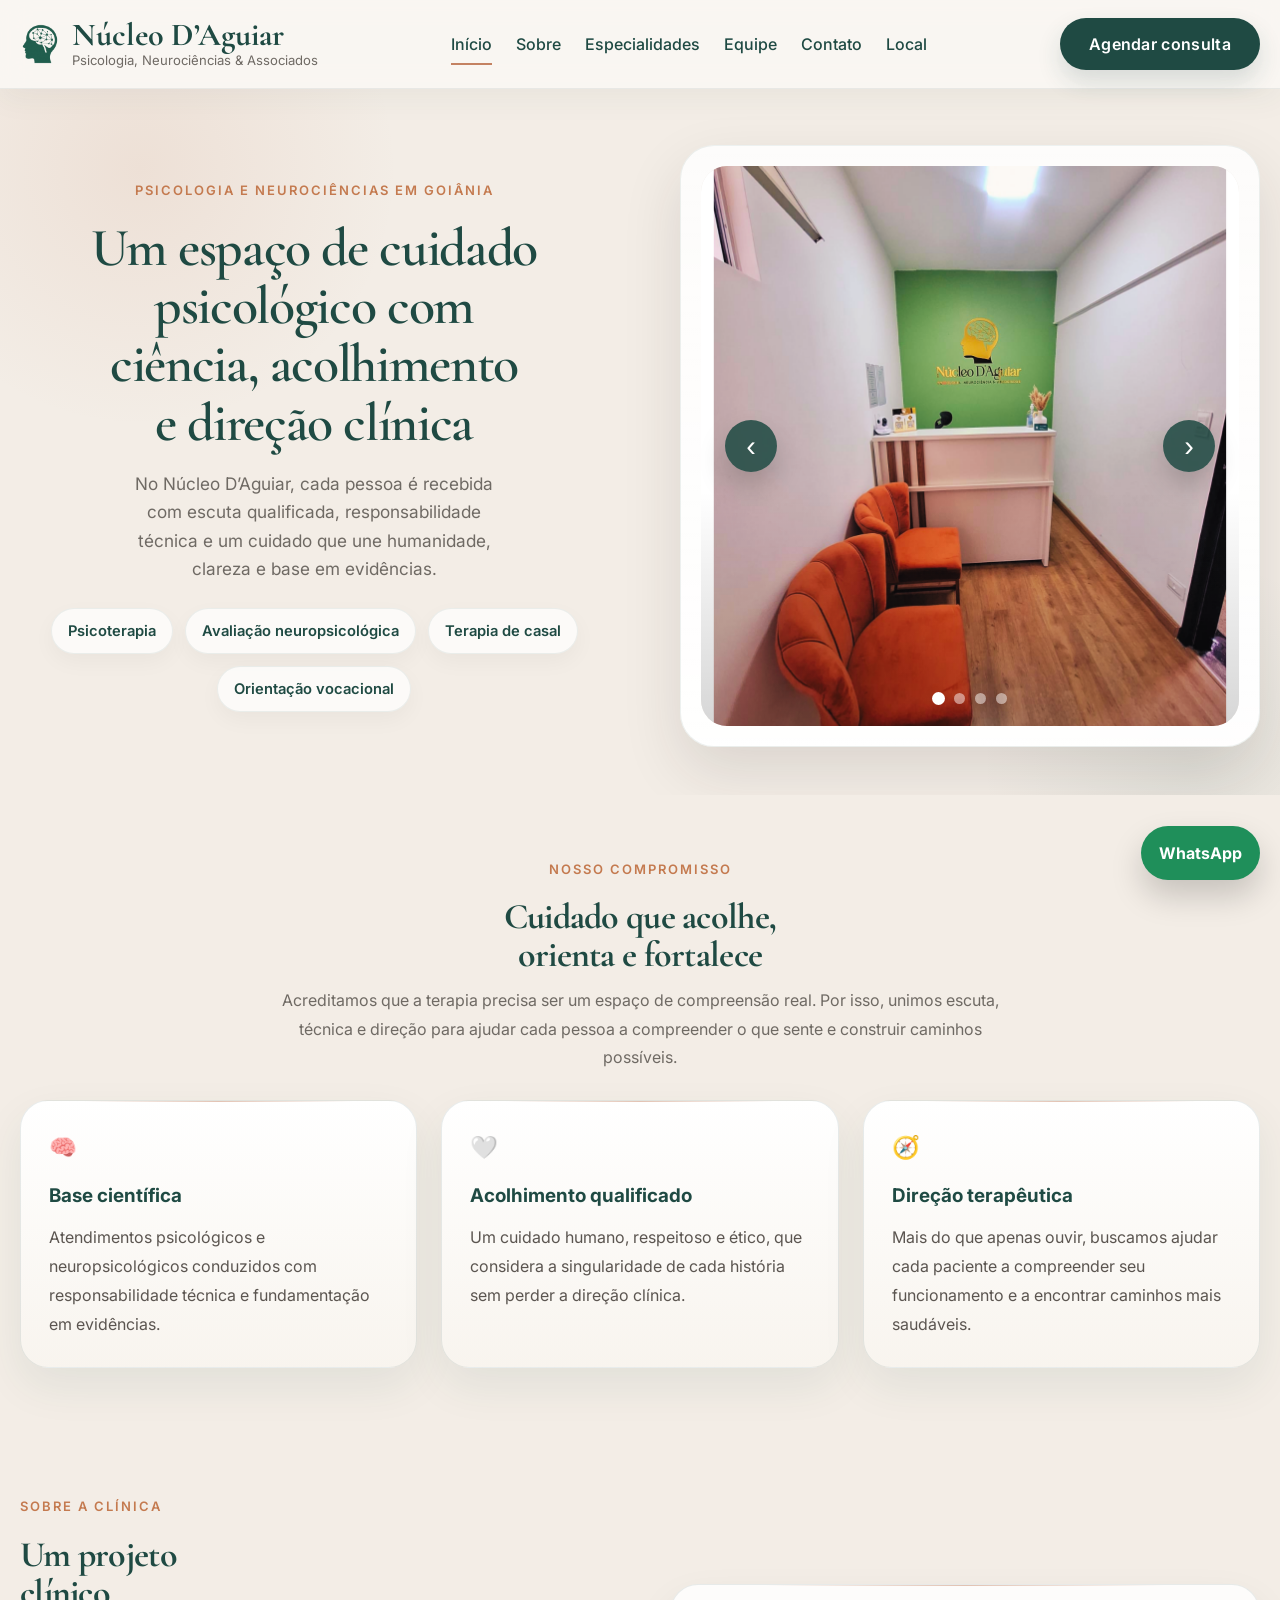
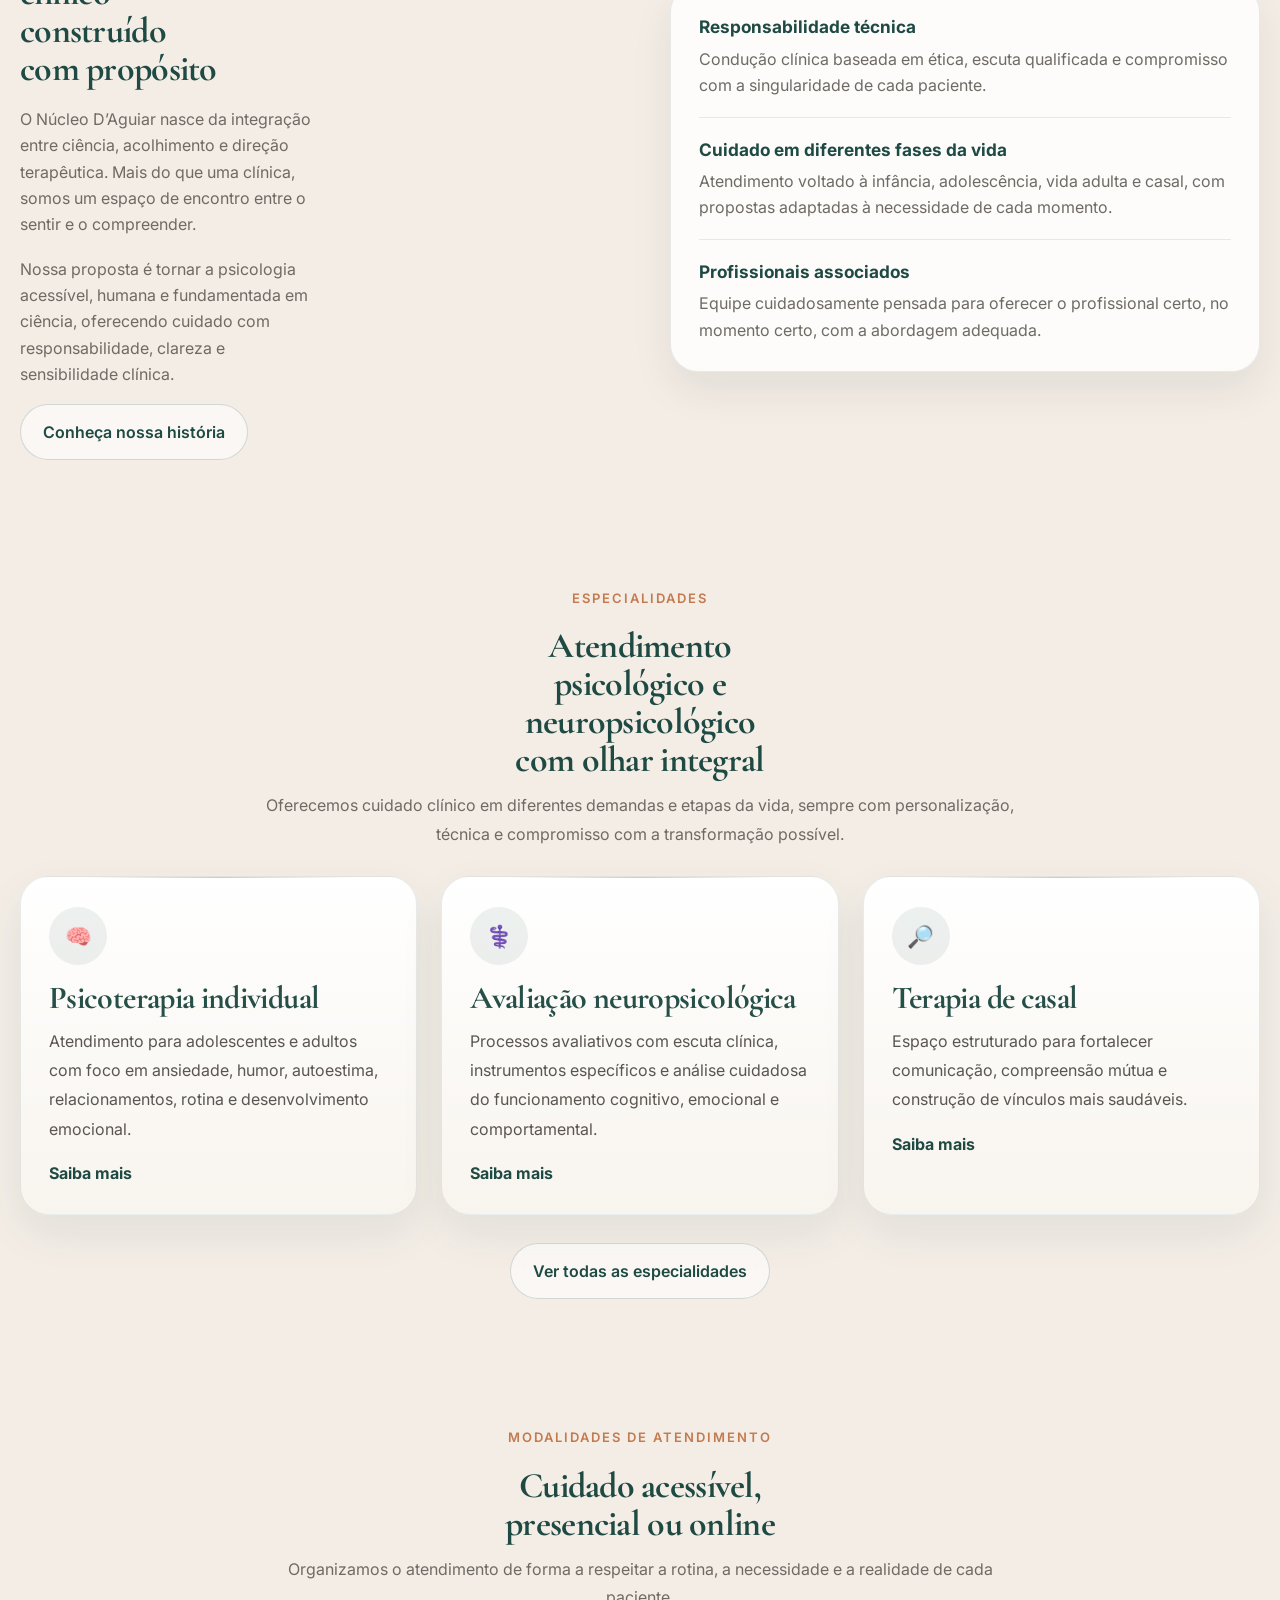
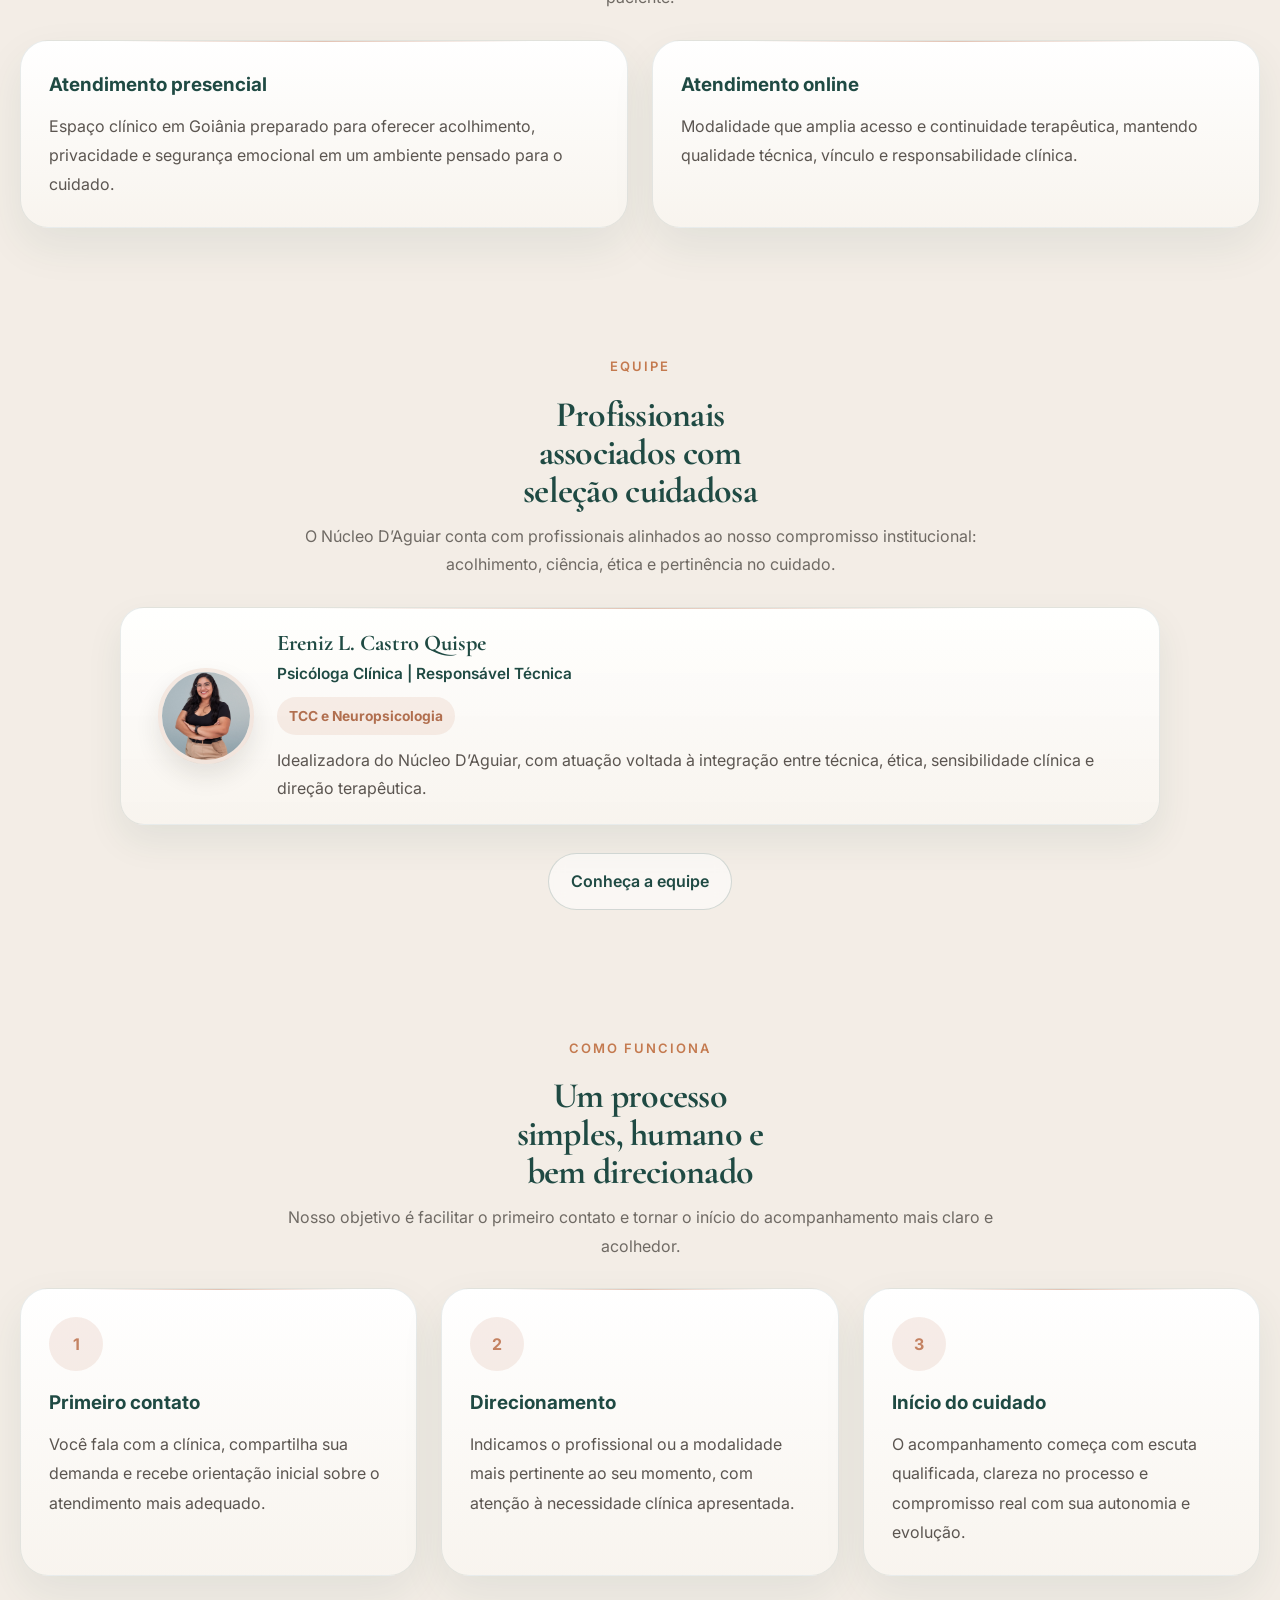
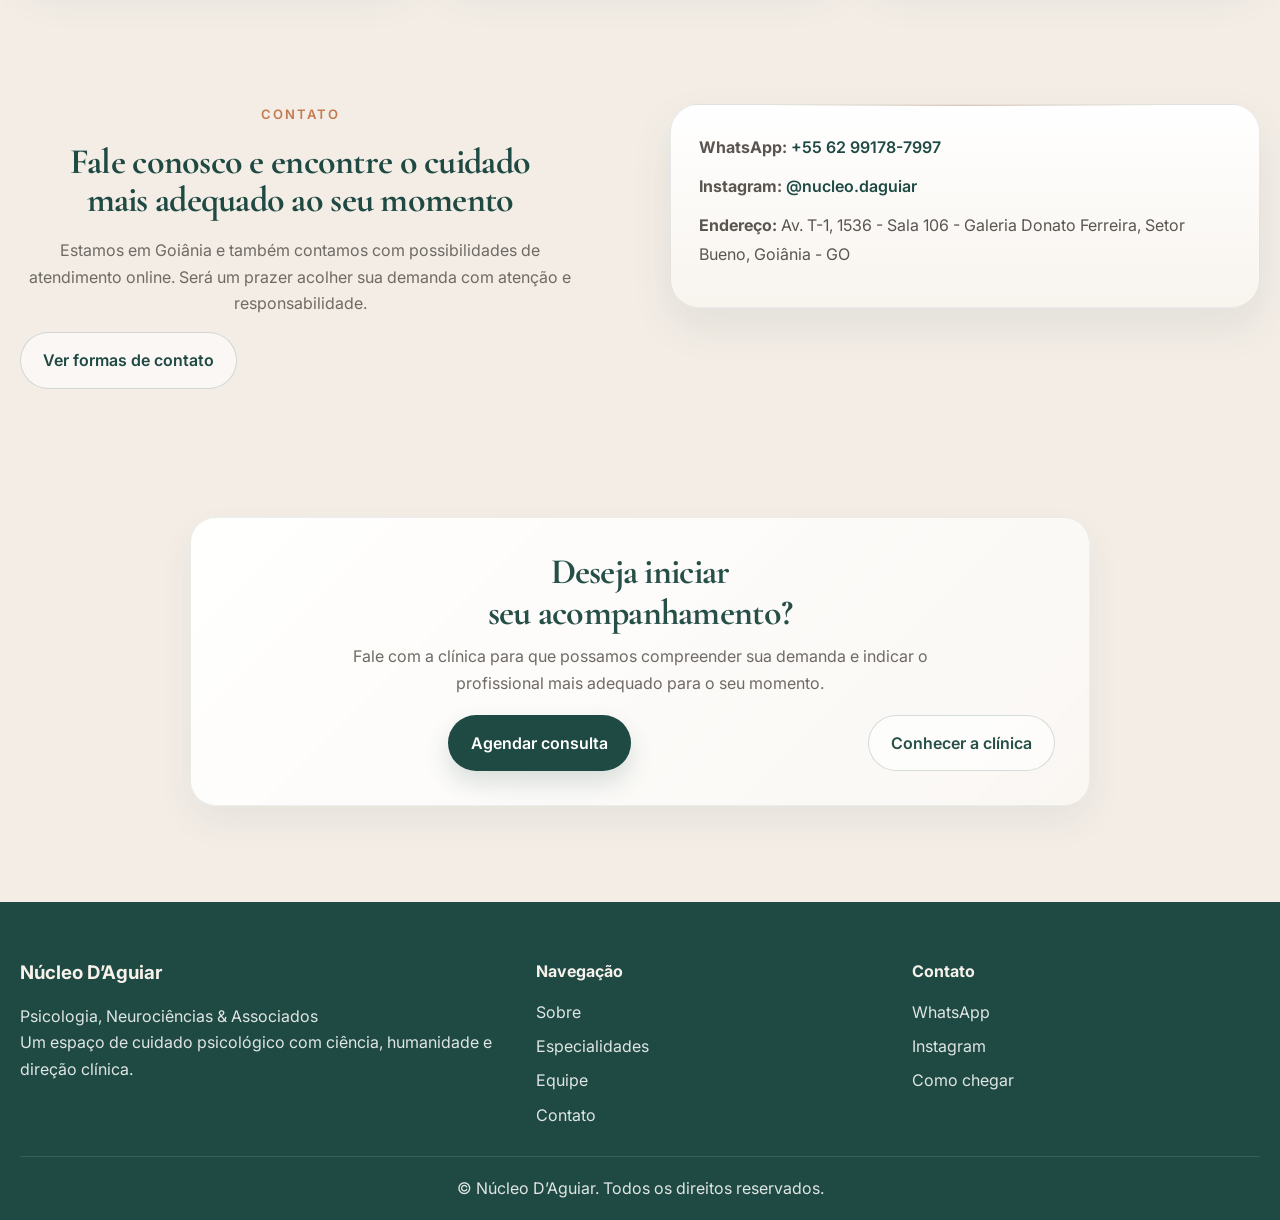
<file: index.html>
<!DOCTYPE html>
<html lang="pt-BR">

<head>
  <meta charset="UTF-8">
  <meta name="viewport" content="width=device-width, initial-scale=1.0">
  
<!-- Google Tag Manager -->
<script>(function(w,d,s,l,i){w[l]=w[l]||[];w[l].push({'gtm.start':
new Date().getTime(),event:'gtm.js'});var f=d.getElementsByTagName(s)[0],
j=d.createElement(s),dl=l!='dataLayer'?'&l='+l:'';j.async=true;j.src=
'https://www.googletagmanager.com/gtm.js?id='+i+dl;f.parentNode.insertBefore(j,f);
})(window,document,'script','dataLayer','GTM-PXDDM26G');</script>
<!-- End Google Tag Manager -->

  <title>Núcleo D’Aguiar | Psicologia, Neurociências & Associados em Goiânia</title>
  <meta name="description" content="Clínica de psicologia em Goiânia com atendimentos psicológicos e neuropsicológicos baseados em evidências, acolhimento qualificado e direção clínica.">
  <meta name="keywords" content="psicólogo em Goiânia, clínica de psicologia Goiânia, avaliação neuropsicológica Goiânia, terapia cognitivo-comportamental Goiânia, terapia de casal Goiânia, orientação vocacional Goiânia">
  <meta name="author" content="Núcleo D’Aguiar">
  <meta name="robots" content="index, follow">
  <meta name="theme-color" content="#1F4A43">

  <link rel="canonical" href="https://www.nucleodaguiar.com.br/">

  <link rel="icon" href="favicon.ico" sizes="any">
  <link rel="icon" type="image/png" sizes="16x16" href="assets/img/favicon_16.png">
  <link rel="icon" type="image/png" sizes="32x32" href="assets/img/favicon_32.png">
  <link rel="apple-touch-icon" sizes="128x128" href="assets/img/favicon_128.png">

  <meta property="og:type" content="website">
  <meta property="og:locale" content="pt_BR">
  <meta property="og:site_name" content="Núcleo D’Aguiar">
  <meta property="og:title" content="Núcleo D’Aguiar | Psicologia, Neurociências & Associados em Goiânia">
  <meta property="og:description" content="Um espaço de cuidado psicológico e neuropsicológico em Goiânia, com acolhimento humano, base científica e direção clínica.">
  <meta property="og:url" content="https://www.nucleodaguiar.com.br/">
  <meta property="og:image" content="https://www.nucleodaguiar.com.br/assets/img/icone_header_256.png">

  <meta name="twitter:card" content="summary_large_image">
  <meta name="twitter:title" content="Núcleo D’Aguiar | Psicologia, Neurociências & Associados em Goiânia">
  <meta name="twitter:description" content="Clínica de psicologia em Goiânia com atendimento acolhedor, ético e baseado em evidências.">
  <meta name="twitter:image" content="https://www.nucleodaguiar.com.br/assets/img/icone_header_256.png">

  <link rel="preconnect" href="https://fonts.googleapis.com">
  <link rel="preconnect" href="https://fonts.gstatic.com" crossorigin>
  <link rel="preload" as="image" href="assets/img/icone_header_256.png">
  <link href="https://fonts.googleapis.com/css2?family=Cormorant+Garamond:wght@500;600;700&family=Inter:wght@300;400;500;600;700&display=swap" rel="stylesheet">

  <link rel="stylesheet" href="assets/css/style.css">

  <meta name="google-site-verification" content="Fq9XzqXIuJSj0qs8DI8PtxM16mHTPF0xlq18RUUmvxI" />

  
  <script type="application/ld+json">
  {
    "@context": "https://schema.org",
    "@type": "Psychologist",
    "name": "Núcleo D’Aguiar – Psicologia, Neurociências & Associados",
    "url": "https://www.nucleodaguiar.com.br/",
    "image": "https://www.nucleodaguiar.com.br/assets/img/icone_header_256.png",
    "telephone": "+55 62 99178-7997",
    "address": {
      "@type": "PostalAddress",
      "streetAddress": "Av. T-1, 1536 - Sala 106 - Galeria Donato Ferreira",
      "addressLocality": "Goiânia",
      "addressRegion": "GO",
      "postalCode": "74215-022",
      "addressCountry": "BR"
    },
    "areaServed": "Goiânia",
    "sameAs": [
      "https://www.instagram.com/nucleo.daguiar/"
    ]
  }
  </script>
</head>

<body>
  
<!-- Google Tag Manager (noscript) -->
<noscript><iframe src="https://www.googletagmanager.com/ns.html?id=GTM-PXDDM26G"
height="0" width="0" style="display:none;visibility:hidden"></iframe></noscript>
<!-- End Google Tag Manager (noscript) -->
  
  <header class="site-header">
    <div class="container header-wrap">

      <a href="index.html" class="brand" aria-label="Página inicial do Núcleo D’Aguiar">
        <img src="assets/img/icone_header_256.png" class="brand-icon" alt="Ícone Núcleo D’Aguiar" loading="eager" decoding="async">
        <div class="brand-text">
          <span class="brand-title">Núcleo D’Aguiar</span>
          <span class="brand-subtitle">Psicologia, Neurociências & Associados</span>
        </div>
      </a>

      <button class="menu-toggle" aria-label="Abrir menu" aria-expanded="false" aria-controls="menu-principal">☰</button>

      <nav class="main-nav" id="menu-principal">
        <a href="index.html" class="active">Início</a>
        <a href="sobre.html">Sobre</a>
        <a href="especialidades.html">Especialidades</a>
        <a href="equipe.html">Equipe</a>
        <a href="contato.html">Contato</a>
        <a href="local.html">Local</a>
      </nav>

      <a href="https://wa.me/5562991787997"
         class="btn btn-primary desktop-cta"
         target="_blank"
         rel="noopener noreferrer"
         onclick="return gtag_report_conversion('https://wa.me/5562991787997');">
        Agendar consulta
      </a>

    </div>
  </header>

  <main>

    <section class="hero-home">
      <div class="container">
        <div class="hero-grid">

          <div class="hero-copy fade-up">
            <span class="eyebrow">Psicologia e Neurociências em Goiânia</span>

            <h1>
              Um espaço de cuidado psicológico com ciência, acolhimento e direção clínica
            </h1>

            <p>
              No Núcleo D’Aguiar, cada pessoa é recebida com escuta qualificada, responsabilidade técnica e um cuidado que une humanidade, clareza e base em evidências.
            </p>

            <div class="hero-mini-highlights">
              <span>Psicoterapia</span>
              <span>Avaliação neuropsicológica</span>
              <span>Terapia de casal</span>
              <span>Orientação vocacional</span>
            </div>
          </div>

          <div class="hero-card hero-carousel fade-up">
            <div class="hero-carousel-track">
              <img src="assets/img/hero-clinica-1.jpg" alt="Espaço de atendimento da clínica" class="carousel-image active">
              <img src="assets/img/hero-clinica-2.jpg" alt="Ambiente terapêutico do Núcleo D’Aguiar" class="carousel-image">
              <img src="assets/img/hero-clinica-3.jpg" alt="Detalhes do espaço clínico" class="carousel-image">
              <img src="assets/img/hero-clinica-4.jpg" alt="Interior da clínica Núcleo D’Aguiar" class="carousel-image">

              <button class="carousel-btn prev" aria-label="Imagem anterior">‹</button>
              <button class="carousel-btn next" aria-label="Próxima imagem">›</button>

              <div class="carousel-dots">
                <button class="carousel-dot active" aria-label="Ir para imagem 1"></button>
                <button class="carousel-dot" aria-label="Ir para imagem 2"></button>
                <button class="carousel-dot" aria-label="Ir para imagem 3"></button>
                <button class="carousel-dot" aria-label="Ir para imagem 4"></button>
              </div>
            </div>
          </div>

        </div>
      </div>
    </section>

    <section class="trust-section">
      <div class="container">
        <div class="section-heading fade-up">
          <span class="eyebrow">Nosso compromisso</span>
          <h2>Cuidado que acolhe, orienta e fortalece</h2>
          <p>
            Acreditamos que a terapia precisa ser um espaço de compreensão real. Por isso, unimos escuta, técnica e direção para ajudar cada pessoa a compreender o que sente e construir caminhos possíveis.
          </p>
        </div>

        <div class="cards-grid cards-3">
          <article class="feature-card fade-up">
            <div class="feature-icon">🧠</div>
            <h3>Base científica</h3>
            <p>Atendimentos psicológicos e neuropsicológicos conduzidos com responsabilidade técnica e fundamentação em evidências.</p>
          </article>

          <article class="feature-card fade-up">
            <div class="feature-icon">🤍</div>
            <h3>Acolhimento qualificado</h3>
            <p>Um cuidado humano, respeitoso e ético, que considera a singularidade de cada história sem perder a direção clínica.</p>
          </article>

          <article class="feature-card fade-up">
            <div class="feature-icon">🧭</div>
            <h3>Direção terapêutica</h3>
            <p>Mais do que apenas ouvir, buscamos ajudar cada paciente a compreender seu funcionamento e a encontrar caminhos mais saudáveis.</p>
          </article>
        </div>
      </div>
    </section>

    <section class="about-preview page-section">
      <div class="container">
        <div class="split-section">

          <div class="section-copy fade-up">
            <span class="eyebrow">Sobre a clínica</span>
            <h2>Um projeto clínico construído com propósito</h2>
            <p>
              O Núcleo D’Aguiar nasce da integração entre ciência, acolhimento e direção terapêutica. Mais do que uma clínica, somos um espaço de encontro entre o sentir e o compreender.
            </p>
            <p>
              Nossa proposta é tornar a psicologia acessível, humana e fundamentada em ciência, oferecendo cuidado com responsabilidade, clareza e sensibilidade clínica.
            </p>
            <a href="sobre.html" class="btn btn-secondary">Conheça nossa história</a>
          </div>

          <div class="highlight-box fade-up">
            <div class="highlight-item">
              <strong>Responsabilidade técnica</strong>
              <span>Condução clínica baseada em ética, escuta qualificada e compromisso com a singularidade de cada paciente.</span>
            </div>

            <div class="highlight-item">
              <strong>Cuidado em diferentes fases da vida</strong>
              <span>Atendimento voltado à infância, adolescência, vida adulta e casal, com propostas adaptadas à necessidade de cada momento.</span>
            </div>

            <div class="highlight-item">
              <strong>Profissionais associados</strong>
              <span>Equipe cuidadosamente pensada para oferecer o profissional certo, no momento certo, com a abordagem adequada.</span>
            </div>
          </div>

        </div>
      </div>
    </section>

    <section class="specialties-preview">
      <div class="container">
        <div class="section-heading fade-up">
          <span class="eyebrow">Especialidades</span>
          <h2>Atendimento psicológico e neuropsicológico com olhar integral</h2>
          <p>
            Oferecemos cuidado clínico em diferentes demandas e etapas da vida, sempre com personalização, técnica e compromisso com a transformação possível.
          </p>
        </div>

        <div class="cards-grid cards-3">
          <article class="service-card fade-up">
            <h3>Psicoterapia individual</h3>
            <p>Atendimento para adolescentes e adultos com foco em ansiedade, humor, autoestima, relacionamentos, rotina e desenvolvimento emocional.</p>
            <a href="especialidades.html">Saiba mais</a>
          </article>

          <article class="service-card fade-up">
            <h3>Avaliação neuropsicológica</h3>
            <p>Processos avaliativos com escuta clínica, instrumentos específicos e análise cuidadosa do funcionamento cognitivo, emocional e comportamental.</p>
            <a href="especialidades.html">Saiba mais</a>
          </article>

          <article class="service-card fade-up">
            <h3>Terapia de casal</h3>
            <p>Espaço estruturado para fortalecer comunicação, compreensão mútua e construção de vínculos mais saudáveis.</p>
            <a href="especialidades.html">Saiba mais</a>
          </article>
        </div>

        <div class="section-cta center fade-up">
          <a href="especialidades.html" class="btn btn-secondary">Ver todas as especialidades</a>
        </div>
      </div>
    </section>

    <section class="modalidades-section">
      <div class="container">
        <div class="section-heading fade-up">
          <span class="eyebrow">Modalidades de atendimento</span>
          <h2>Cuidado acessível, presencial ou online</h2>
          <p>
            Organizamos o atendimento de forma a respeitar a rotina, a necessidade e a realidade de cada paciente.
          </p>
        </div>

        <div class="cards-grid cards-2">
          <article class="mode-card fade-up">
            <h3>Atendimento presencial</h3>
            <p>Espaço clínico em Goiânia preparado para oferecer acolhimento, privacidade e segurança emocional em um ambiente pensado para o cuidado.</p>
          </article>

          <article class="mode-card fade-up">
            <h3>Atendimento online</h3>
            <p>Modalidade que amplia acesso e continuidade terapêutica, mantendo qualidade técnica, vínculo e responsabilidade clínica.</p>
          </article>
        </div>
      </div>
    </section>

    <section class="team-preview">
      <div class="container">
        <div class="section-heading fade-up">
          <span class="eyebrow">Equipe</span>
          <h2>Profissionais associados com seleção cuidadosa</h2>
          <p>
            O Núcleo D’Aguiar conta com profissionais alinhados ao nosso compromisso institucional: acolhimento, ciência, ética e pertinência no cuidado.
          </p>
        </div>

        <div class="team-home-list">
          <article class="team-home-card-horizontal fade-up">
            <div class="team-home-photo">
              <img src="assets/img/ereniz.jpg" alt="Psicóloga Ereniz L. Castro Quispe">
            </div>
            <div class="team-home-info">
              <h3>Ereniz L. Castro Quispe</h3>
              <div class="team-home-meta">Psicóloga Clínica | Responsável Técnica</div>
              <div class="team-home-badge">TCC e Neuropsicologia</div>
              <p>Idealizadora do Núcleo D’Aguiar, com atuação voltada à integração entre técnica, ética, sensibilidade clínica e direção terapêutica.</p>
            </div>
          </article>
        </div>

        <div class="section-cta center fade-up">
          <a href="equipe.html" class="btn btn-secondary">Conheça a equipe</a>
        </div>
      </div>
    </section>

    <section class="steps-section">
      <div class="container">
        <div class="section-heading fade-up">
          <span class="eyebrow">Como funciona</span>
          <h2>Um processo simples, humano e bem direcionado</h2>
          <p>
            Nosso objetivo é facilitar o primeiro contato e tornar o início do acompanhamento mais claro e acolhedor.
          </p>
        </div>

        <div class="cards-grid cards-3">
          <article class="step-card fade-up">
            <div class="step-number">1</div>
            <h3>Primeiro contato</h3>
            <p>Você fala com a clínica, compartilha sua demanda e recebe orientação inicial sobre o atendimento mais adequado.</p>
          </article>

          <article class="step-card fade-up">
            <div class="step-number">2</div>
            <h3>Direcionamento</h3>
            <p>Indicamos o profissional ou a modalidade mais pertinente ao seu momento, com atenção à necessidade clínica apresentada.</p>
          </article>

          <article class="step-card fade-up">
            <div class="step-number">3</div>
            <h3>Início do cuidado</h3>
            <p>O acompanhamento começa com escuta qualificada, clareza no processo e compromisso real com sua autonomia e evolução.</p>
          </article>
        </div>
      </div>
    </section>

    <section class="contact-preview">
      <div class="container">
        <div class="split-section">

          <div class="section-copy fade-up">
            <span class="eyebrow">Contato</span>
            <h2>Fale conosco e encontre o cuidado mais adequado ao seu momento</h2>
            <p>
              Estamos em Goiânia e também contamos com possibilidades de atendimento online. Será um prazer acolher sua demanda com atenção e responsabilidade.
            </p>
            <a href="contato.html" class="btn btn-secondary">Ver formas de contato</a>
          </div>

          <div class="content-card fade-up">
            <div class="contact-list">
              <p><strong>WhatsApp:</strong> <a href="https://wa.me/5562991787997" target="_blank" rel="noopener noreferrer">+55 62 99178-7997</a></p>
              <p><strong>Instagram:</strong> <a href="https://www.instagram.com/nucleo.daguiar/" target="_blank" rel="noopener noreferrer">@nucleo.daguiar</a></p>
              <p><strong>Endereço:</strong> Av. T-1, 1536 - Sala 106 - Galeria Donato Ferreira, Setor Bueno, Goiânia - GO</p>
            </div>
          </div>

        </div>
      </div>
    </section>

    <section class="cta-section">
      <div class="container">
        <div class="cta-premium fade-up">
          <div>
            <h2>Deseja iniciar seu acompanhamento?</h2>
            <p>
              Fale com a clínica para que possamos compreender sua demanda e indicar o profissional mais adequado para o seu momento.
            </p>
          </div>

          <div class="cta-team-actions">
            <a href="https://wa.me/5562991787997"
               class="btn btn-primary"
               target="_blank"
               rel="noopener noreferrer"
               onclick="return gtag_report_conversion('https://wa.me/5562991787997');">
              Agendar consulta
            </a>

            <a href="sobre.html" class="btn-outline-soft">Conhecer a clínica</a>
          </div>
        </div>
      </div>
    </section>

  </main>

  <footer class="site-footer">
    <div class="container footer-grid">

      <div>
        <h3>Núcleo D’Aguiar</h3>
        <p>Psicologia, Neurociências & Associados</p>
        <p>Um espaço de cuidado psicológico com ciência, humanidade e direção clínica.</p>
      </div>

      <div>
        <h4>Navegação</h4>
        <ul>
          <li><a href="sobre.html">Sobre</a></li>
          <li><a href="especialidades.html">Especialidades</a></li>
          <li><a href="equipe.html">Equipe</a></li>
          <li><a href="contato.html">Contato</a></li>
        </ul>
      </div>

      <div>
        <h4>Contato</h4>
        <ul>
          <li><a href="https://wa.me/5562991787997" target="_blank" rel="noopener noreferrer">WhatsApp</a></li>
          <li><a href="https://www.instagram.com/nucleo.daguiar/" target="_blank" rel="noopener noreferrer">Instagram</a></li>
          <li><a href="local.html">Como chegar</a></li>
        </ul>
      </div>

    </div>

    <div class="container footer-bottom">
      <p>© Núcleo D’Aguiar. Todos os direitos reservados.</p>
    </div>
  </footer>

  <a href="https://wa.me/5562991787997"
     class="floating-whatsapp"
     target="_blank"
     rel="noopener noreferrer"
     aria-label="Fale conosco pelo WhatsApp"
     onclick="return gtag_report_conversion('https://wa.me/5562991787997');">
    WhatsApp
  </a>

  <script src="assets/js/script.js" defer></script>

</body>
</html>
</file>
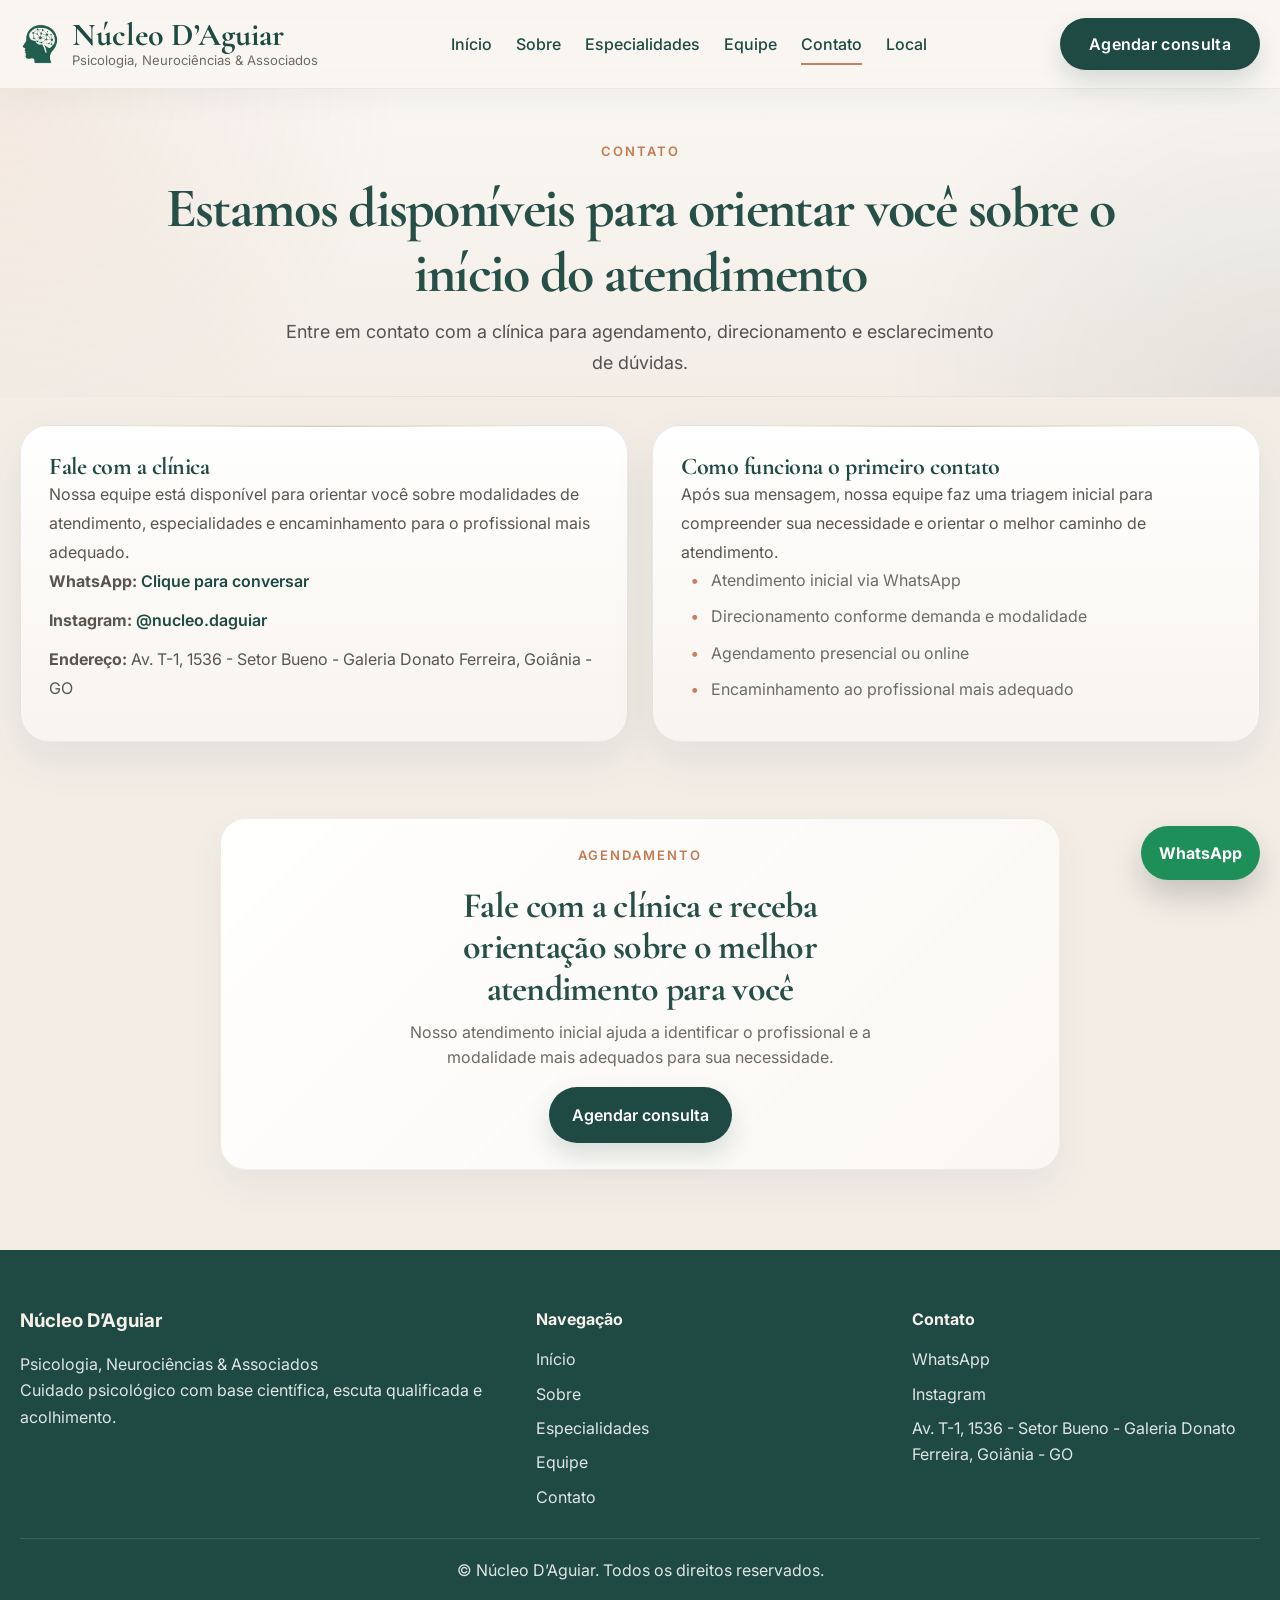
<file: contato.html>
<!DOCTYPE html>
<html lang="pt-BR">
<head>
  <meta charset="UTF-8" />
  <meta name="viewport" content="width=device-width, initial-scale=1.0" />

  <title>Contato | Núcleo D’Aguiar</title>
  <meta name="description" content="Entre em contato com o Núcleo D’Aguiar e agende seu atendimento psicológico em Goiânia." />
  <meta name="keywords" content="contato psicólogo Goiânia, agendar psicólogo Goiânia, clínica de psicologia Goiânia, atendimento psicológico online, Núcleo D’Aguiar" />
  <meta name="author" content="Núcleo D’Aguiar" />
  <meta name="robots" content="index, follow" />
  <meta name="theme-color" content="#1F4A43" />

  <link rel="canonical" href="https://nucleodaguiar.github.io/nucleodaguiar-site/contato.html" />

  <link rel="preconnect" href="https://fonts.googleapis.com" />
  <link rel="preconnect" href="https://fonts.gstatic.com" crossorigin />
  <link href="https://fonts.googleapis.com/css2?family=Cormorant+Garamond:wght@500;600;700&family=Inter:wght@300;400;500;600;700&display=swap" rel="stylesheet" />
  <link rel="stylesheet" href="assets/css/style.css" />

  <link rel="icon" href="favicon.ico" sizes="any" />
  <link rel="icon" type="image/png" sizes="32x32" href="assets/img/favicon_32.png" />
  <link rel="icon" type="image/png" sizes="16x16" href="assets/img/favicon_16.png" />
  <link rel="apple-touch-icon" href="assets/img/favicon_128.png" />

  <meta property="og:type" content="website" />
  <meta property="og:title" content="Contato | Núcleo D’Aguiar" />
  <meta property="og:description" content="Entre em contato com o Núcleo D’Aguiar e agende seu atendimento psicológico em Goiânia." />
  <meta property="og:url" content="https://nucleodaguiar.github.io/nucleodaguiar-site/contato.html" />
  <meta property="og:image" content="https://nucleodaguiar.github.io/nucleodaguiar-site/assets/img/icone_header_256.png" />
  <meta property="og:locale" content="pt_BR" />

  <meta name="twitter:card" content="summary_large_image" />
  <meta name="twitter:title" content="Contato | Núcleo D’Aguiar" />
  <meta name="twitter:description" content="Entre em contato com o Núcleo D’Aguiar e agende seu atendimento psicológico em Goiânia." />
  <meta name="twitter:image" content="https://nucleodaguiar.github.io/nucleodaguiar-site/assets/img/icone_header_256.png" />

  <!-- Google tag (gtag.js) -->
  <script async src="https://www.googletagmanager.com/gtag/js?id=AW-17385598203"></script>
  <script>
    window.dataLayer = window.dataLayer || [];
    function gtag(){dataLayer.push(arguments);}
    gtag('js', new Date());
    gtag('config', 'AW-17385598203');
  </script>

  <!-- Event snippet for Clique WhatsApp – Núcleo D’Aguiar -->
  <script>
    function gtag_report_conversion(url) {
      var callback = function () {
        if (typeof(url) !== 'undefined') {
          window.open(url, '_blank', 'noopener,noreferrer');
        }
      };
      gtag('event', 'conversion', {
        'send_to': 'AW-17385598203/TA3UCOS7_4kcEPvZjOJA',
        'event_callback': callback
      });
      return false;
    }
  </script>
</head>
<body class="page-contato">
  <header class="site-header">
    <div class="container header-wrap">
      <a href="index.html" class="brand" aria-label="Página inicial do Núcleo D’Aguiar">
        <img src="assets/img/icone_header_256.png" alt="Ícone Núcleo D’Aguiar" class="brand-icon" />
        <div class="brand-text">
          <span class="brand-title">Núcleo D’Aguiar</span>
          <span class="brand-subtitle">Psicologia, Neurociências & Associados</span>
        </div>
      </a>

      <button class="menu-toggle" aria-label="Abrir menu" aria-expanded="false" aria-controls="menu-principal">☰</button>

      <nav class="main-nav" id="menu-principal">
        <a href="index.html">Início</a>
        <a href="sobre.html">Sobre</a>
        <a href="especialidades.html">Especialidades</a>
        <a href="equipe.html">Equipe</a>
        <a href="contato.html" class="active">Contato</a>
        <a href="local.html">Local</a>
      </nav>

      <a href="https://wa.me/5562991787997"
         target="_blank"
         rel="noopener noreferrer"
         class="btn btn-primary desktop-cta"
         onclick="return gtag_report_conversion('https://wa.me/5562991787997');">
         Agendar consulta
      </a>
    </div>
  </header>

  <main>
    <section class="page-hero">
      <div class="container fade-up">
        <span class="eyebrow">Contato</span>
        <h1>Estamos disponíveis para orientar você sobre o início do atendimento</h1>
        <p>Entre em contato com a clínica para agendamento, direcionamento e esclarecimento de dúvidas.</p>
      </div>
    </section>

    <section class="page-section contato-main-section">
      <div class="container">
        <div class="cards-grid cards-2 contato-grid fade-up">
          <article class="content-card">
            <h2>Fale com a clínica</h2>
            <p>
              Nossa equipe está disponível para orientar você sobre modalidades de atendimento,
              especialidades e encaminhamento para o profissional mais adequado.
            </p>

            <div class="contact-list">
              <p>
                <strong>WhatsApp:</strong>
                <a href="https://wa.me/5562991787997"
                   target="_blank"
                   rel="noopener noreferrer"
                   onclick="return gtag_report_conversion('https://wa.me/5562991787997');">
                   Clique para conversar
                </a>
              </p>
              <p><strong>Instagram:</strong> <a href="https://instagram.com/nucleo.daguiar" target="_blank" rel="noopener noreferrer">@nucleo.daguiar</a></p>
              <p><strong>Endereço:</strong> Av. T-1, 1536 - Setor Bueno - Galeria Donato Ferreira, Goiânia - GO</p>
            </div>
          </article>

          <article class="content-card">
            <h2>Como funciona o primeiro contato</h2>
            <p>
              Após sua mensagem, nossa equipe faz uma triagem inicial para compreender sua necessidade
              e orientar o melhor caminho de atendimento.
            </p>

            <ul class="styled-list">
              <li>Atendimento inicial via WhatsApp</li>
              <li>Direcionamento conforme demanda e modalidade</li>
              <li>Agendamento presencial ou online</li>
              <li>Encaminhamento ao profissional mais adequado</li>
            </ul>
          </article>
        </div>
      </div>
    </section>

    <section class="cta-section contato-cta-section">
      <div class="container cta-box fade-up">
        <div>
          <span class="eyebrow">Agendamento</span>
          <h2>Fale com a clínica e receba orientação sobre o melhor atendimento para você</h2>
          <p>Nosso atendimento inicial ajuda a identificar o profissional e a modalidade mais adequados para sua necessidade.</p>
        </div>
        <a href="https://wa.me/5562991787997"
           target="_blank"
           rel="noopener noreferrer"
           class="btn btn-primary"
           onclick="return gtag_report_conversion('https://wa.me/5562991787997');">
           Agendar consulta
        </a>
      </div>
    </section>
  </main>

  <footer class="site-footer">
    <div class="container footer-grid">
      <div>
        <h3>Núcleo D’Aguiar</h3>
        <p>Psicologia, Neurociências & Associados</p>
        <p>Cuidado psicológico com base científica, escuta qualificada e acolhimento.</p>
      </div>

      <div>
        <h4>Navegação</h4>
        <ul>
          <li><a href="index.html">Início</a></li>
          <li><a href="sobre.html">Sobre</a></li>
          <li><a href="especialidades.html">Especialidades</a></li>
          <li><a href="equipe.html">Equipe</a></li>
          <li><a href="contato.html">Contato</a></li>
        </ul>
      </div>

      <div>
        <h4>Contato</h4>
        <ul>
          <li>
            <a href="https://wa.me/5562991787997"
               target="_blank"
               rel="noopener noreferrer"
               onclick="return gtag_report_conversion('https://wa.me/5562991787997');">
               WhatsApp
            </a>
          </li>
          <li><a href="https://instagram.com/nucleo.daguiar" target="_blank" rel="noopener noreferrer">Instagram</a></li>
          <li>Av. T-1, 1536 - Setor Bueno - Galeria Donato Ferreira, Goiânia - GO</li>
        </ul>
      </div>
    </div>

    <div class="container footer-bottom">
      <p>© Núcleo D’Aguiar. Todos os direitos reservados.</p>
    </div>
  </footer>

  <a href="https://wa.me/5562991787997"
     target="_blank"
     rel="noopener noreferrer"
     class="floating-whatsapp"
     aria-label="Falar no WhatsApp"
     onclick="return gtag_report_conversion('https://wa.me/5562991787997');">
     WhatsApp
  </a>

  <script src="assets/js/script.js"></script>
</body>
</html>
</file>
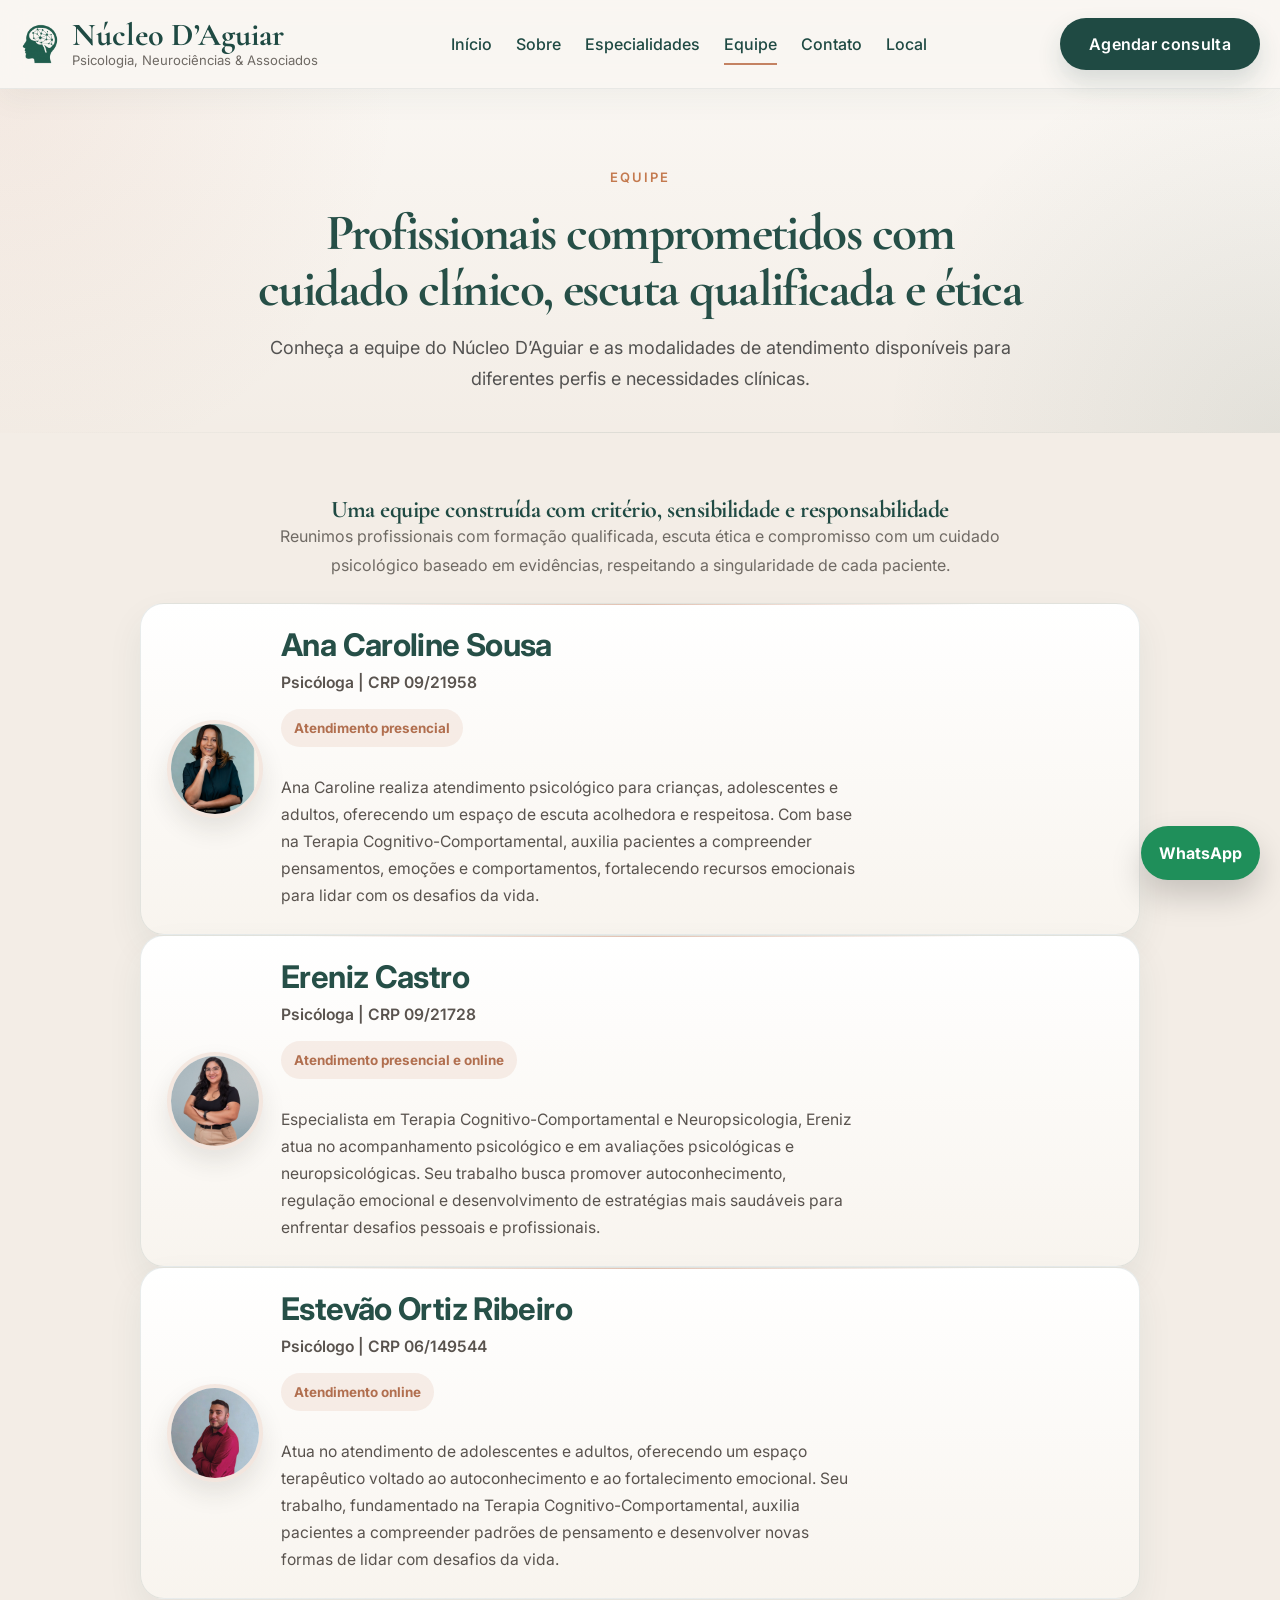
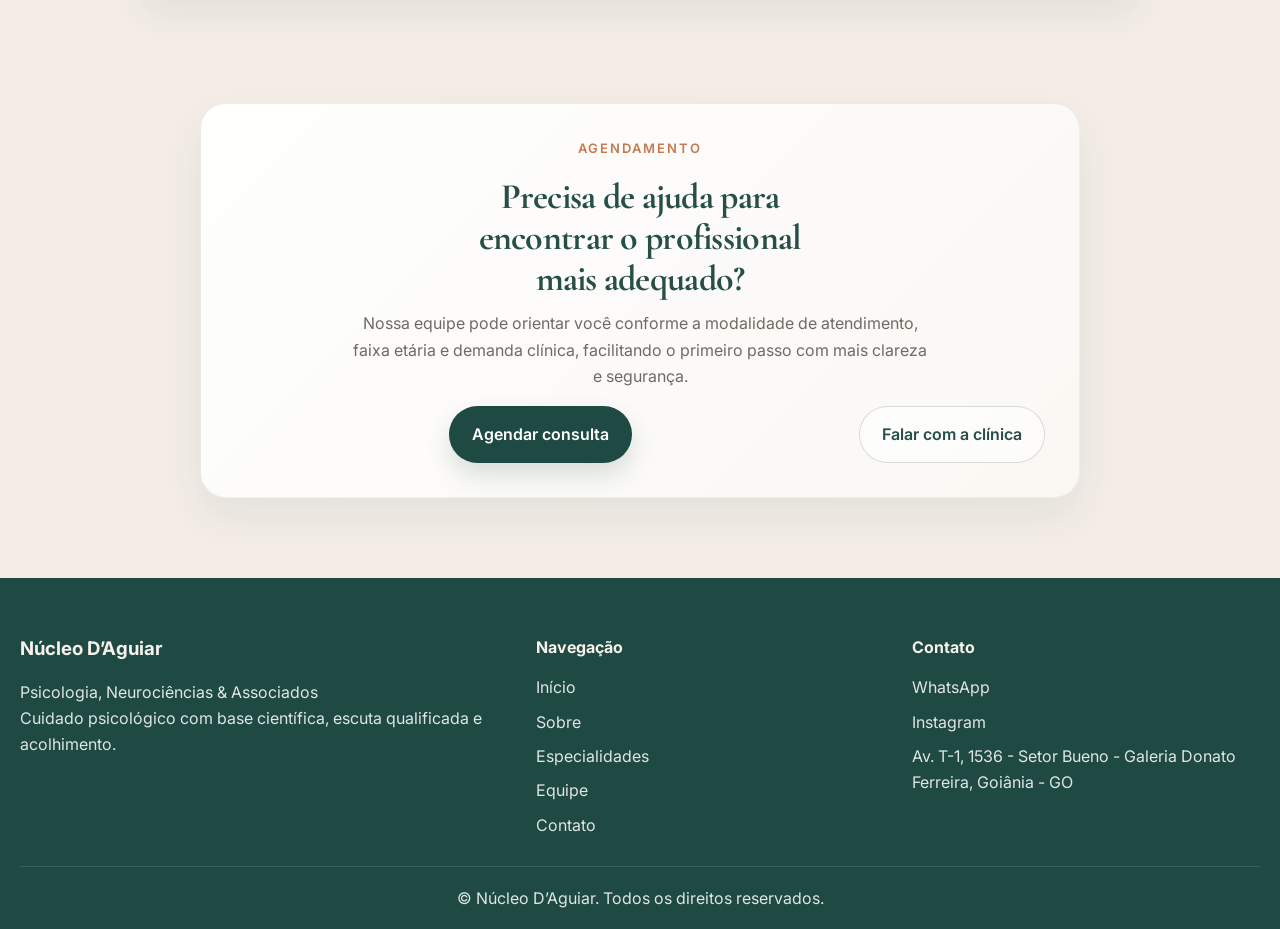
<file: equipe.html>
<!DOCTYPE html>
<html lang="pt-BR">
<head>
  <meta charset="UTF-8" />
  <meta name="viewport" content="width=device-width, initial-scale=1.0" />

  <title>Equipe | Núcleo D’Aguiar – Psicologia em Goiânia</title>
  <meta name="description" content="Conheça a equipe do Núcleo D’Aguiar, clínica de psicologia em Goiânia com profissionais que atuam com escuta qualificada, Terapia Cognitivo-Comportamental e neuropsicologia." />
  <meta name="keywords" content="psicólogos em Goiânia, equipe de psicologia Goiânia, psicóloga em Goiânia, neuropsicologia Goiânia, Núcleo D’Aguiar" />
  <meta name="author" content="Núcleo D’Aguiar" />
  <meta name="robots" content="index, follow" />
  <meta name="theme-color" content="#1F4A43" />

  <link rel="canonical" href="https://nucleodaguiar.github.io/nucleodaguiar-site/equipe.html" />

  <link rel="preconnect" href="https://fonts.googleapis.com" />
  <link rel="preconnect" href="https://fonts.gstatic.com" crossorigin />
  <link href="https://fonts.googleapis.com/css2?family=Cormorant+Garamond:wght@500;600;700&family=Inter:wght@300;400;500;600;700&display=swap" rel="stylesheet" />
  <link rel="stylesheet" href="assets/css/style.css" />

  <link rel="icon" href="favicon.ico" sizes="any" />
  <link rel="icon" type="image/png" sizes="16x16" href="assets/img/favicon_16.png" />
  <link rel="icon" type="image/png" sizes="32x32" href="assets/img/favicon_32.png" />
  <link rel="apple-touch-icon" sizes="128x128" href="assets/img/favicon_128.png" />

  <meta property="og:type" content="website" />
  <meta property="og:locale" content="pt_BR" />
  <meta property="og:site_name" content="Núcleo D’Aguiar" />
  <meta property="og:title" content="Equipe | Núcleo D’Aguiar – Psicologia em Goiânia" />
  <meta property="og:description" content="Conheça a equipe do Núcleo D’Aguiar e as modalidades de atendimento disponíveis." />
  <meta property="og:url" content="https://nucleodaguiar.github.io/nucleodaguiar-site/equipe.html" />
  <meta property="og:image" content="https://nucleodaguiar.github.io/nucleodaguiar-site/assets/img/icone_header_256.png" />

  <meta name="twitter:card" content="summary_large_image" />
  <meta name="twitter:title" content="Equipe | Núcleo D’Aguiar – Psicologia em Goiânia" />
  <meta name="twitter:description" content="Conheça a equipe do Núcleo D’Aguiar e as modalidades de atendimento disponíveis." />
  <meta name="twitter:image" content="https://nucleodaguiar.github.io/nucleodaguiar-site/assets/img/icone_header_256.png" />

  <script async src="https://www.googletagmanager.com/gtag/js?id=AW-17385598203"></script>
  <script>
    window.dataLayer = window.dataLayer || [];
    function gtag(){dataLayer.push(arguments);}
    gtag('js', new Date());
    gtag('config', 'AW-17385598203');
  </script>

  <script>
    function gtag_report_conversion(url) {
      var callback = function () {
        if (typeof(url) !== 'undefined') {
          window.open(url, '_blank', 'noopener,noreferrer');
        }
      };
      gtag('event', 'conversion', {
        'send_to': 'AW-17385598203/TA3UCOS7_4kcEPvZjOJA',
        'event_callback': callback
      });
      return false;
    }
  </script>

  <style>
    /* (mantido exatamente igual) */
  </style>
</head>

<body class="page-equipe">
  <header class="site-header">
    <div class="container header-wrap">
      <a href="index.html" class="brand">
        <img src="assets/img/icone_header_256.png" class="brand-icon" />
        <div class="brand-text">
          <span class="brand-title">Núcleo D’Aguiar</span>
          <span class="brand-subtitle">Psicologia, Neurociências & Associados</span>
        </div>
      </a>

      <button class="menu-toggle">☰</button>

      <nav class="main-nav">
        <a href="index.html">Início</a>
        <a href="sobre.html">Sobre</a>
        <a href="especialidades.html">Especialidades</a>
        <a href="equipe.html" class="active">Equipe</a>
        <a href="contato.html">Contato</a>
        <a href="local.html">Local</a>
      </nav>

      <a href="https://wa.me/5562991787997"
         target="_blank"
         class="btn btn-primary desktop-cta"
         onclick="return gtag_report_conversion('https://wa.me/5562991787997');">
        Agendar consulta
      </a>
    </div>
  </header>

  <main>
    <section class="page-hero">
      <div class="container fade-up">
        <span class="eyebrow">Equipe</span>
        <h1 class="hero-title">Profissionais comprometidos com cuidado clínico, escuta qualificada e ética</h1>
        <p>
          Conheça a equipe do Núcleo D’Aguiar e as modalidades de atendimento disponíveis para diferentes perfis e necessidades clínicas.
        </p>
      </div>
    </section>

    <section class="page-section">
      <div class="container team-page-wrap">
        <div class="team-intro fade-up">
          <h2>Uma equipe construída com critério, sensibilidade e responsabilidade</h2>
          <p>
            Reunimos profissionais com formação qualificada, escuta ética e compromisso com um cuidado psicológico baseado em evidências, respeitando a singularidade de cada paciente.
          </p>
        </div>

        <div class="team-list fade-up">

          <!-- Ana -->
          <article class="team-card-premium team-card-horizontal">
            <div class="team-photo-wrap small-photo">
              <img src="assets/img/ana-caroline.jpg" alt="Foto da psicóloga Ana Caroline Sousa" />
            </div>
            <div class="team-card-body">
              <div class="team-card-top">
                <h2>Ana Caroline Sousa</h2>
                <p class="team-meta">Psicóloga | CRP 09/21958</p>
                <span class="team-badge-premium">Atendimento presencial</span>
              </div>
              <p>
                Ana Caroline realiza atendimento psicológico para crianças, adolescentes e adultos, oferecendo um espaço de escuta acolhedora e respeitosa. Com base na Terapia Cognitivo-Comportamental, auxilia pacientes a compreender pensamentos, emoções e comportamentos, fortalecendo recursos emocionais para lidar com os desafios da vida.
              </p>
            </div>
          </article>

          <!-- Ereniz -->
          <article class="team-card-premium team-card-horizontal">
            <div class="team-photo-wrap small-photo">
              <img src="assets/img/ereniz.jpg" alt="Foto da psicóloga Ereniz Castro" />
            </div>
            <div class="team-card-body">
              <div class="team-card-top">
                <h2>Ereniz Castro</h2>
                <p class="team-meta">Psicóloga | CRP 09/21728</p>
                <span class="team-badge-premium">Atendimento presencial e online</span>
              </div>
              <p>
                Especialista em Terapia Cognitivo-Comportamental e Neuropsicologia, Ereniz atua no acompanhamento psicológico e em avaliações psicológicas e neuropsicológicas. Seu trabalho busca promover autoconhecimento, regulação emocional e desenvolvimento de estratégias mais saudáveis para enfrentar desafios pessoais e profissionais.
              </p>
            </div>
          </article>

          <!-- Estevão -->
          <article class="team-card-premium team-card-horizontal">
            <div class="team-photo-wrap small-photo">
              <img src="assets/img/estevao.jpg" alt="Foto do psicólogo Estevão Ortiz Ribeiro" />
            </div>
            <div class="team-card-body">
              <div class="team-card-top">
                <h2>Estevão Ortiz Ribeiro</h2>
                <p class="team-meta">Psicólogo | CRP 06/149544</p>
                <span class="team-badge-premium">Atendimento online</span>
              </div>
              <p>
                Atua no atendimento de adolescentes e adultos, oferecendo um espaço terapêutico voltado ao autoconhecimento e ao fortalecimento emocional. Seu trabalho, fundamentado na Terapia Cognitivo-Comportamental, auxilia pacientes a compreender padrões de pensamento e desenvolver novas formas de lidar com desafios da vida.
              </p>
            </div>
          </article>

          <!-- REMOVIDO: Gessica Pires -->

        </div>
      </div>
    </section>

    <section class="cta-section">
      <div class="container">
        <div class="cta-team fade-up">
          <span class="eyebrow">Agendamento</span>
          <h2>Precisa de ajuda para encontrar o profissional mais adequado?</h2>
          <p>
            Nossa equipe pode orientar você conforme a modalidade de atendimento, faixa etária e demanda clínica, facilitando o primeiro passo com mais clareza e segurança.
          </p>

          <div class="cta-team-actions">
            <a href="https://wa.me/5562991787997"
               target="_blank"
               class="btn btn-primary"
               onclick="return gtag_report_conversion('https://wa.me/5562991787997');">Agendar consulta</a>
            <a href="contato.html" class="btn-outline-soft">Falar com a clínica</a>
          </div>
        </div>
      </div>
    </section>
  </main>

  <footer class="site-footer">
    <div class="container footer-grid">
      <div>
        <h3>Núcleo D’Aguiar</h3>
        <p>Psicologia, Neurociências & Associados</p>
        <p>Cuidado psicológico com base científica, escuta qualificada e acolhimento.</p>
      </div>

      <div>
        <h4>Navegação</h4>
        <ul>
          <li><a href="index.html">Início</a></li>
          <li><a href="sobre.html">Sobre</a></li>
          <li><a href="especialidades.html">Especialidades</a></li>
          <li><a href="equipe.html">Equipe</a></li>
          <li><a href="contato.html">Contato</a></li>
        </ul>
      </div>

      <div>
        <h4>Contato</h4>
        <ul>
          <li><a href="https://wa.me/5562991787997"
                 target="_blank"
                 onclick="return gtag_report_conversion('https://wa.me/5562991787997');">WhatsApp</a></li>
          <li><a href="https://instagram.com/nucleo.daguiar" target="_blank">Instagram</a></li>
          <li>Av. T-1, 1536 - Setor Bueno - Galeria Donato Ferreira, Goiânia - GO</li>
        </ul>
      </div>
    </div>

    <div class="container footer-bottom">
      <p>© Núcleo D’Aguiar. Todos os direitos reservados.</p>
    </div>
  </footer>

  <a href="https://wa.me/5562991787997"
     target="_blank"
     class="floating-whatsapp"
     onclick="return gtag_report_conversion('https://wa.me/5562991787997');">
    WhatsApp
  </a>

  <script src="assets/js/script.js"></script>
</body>
</html>
</file>
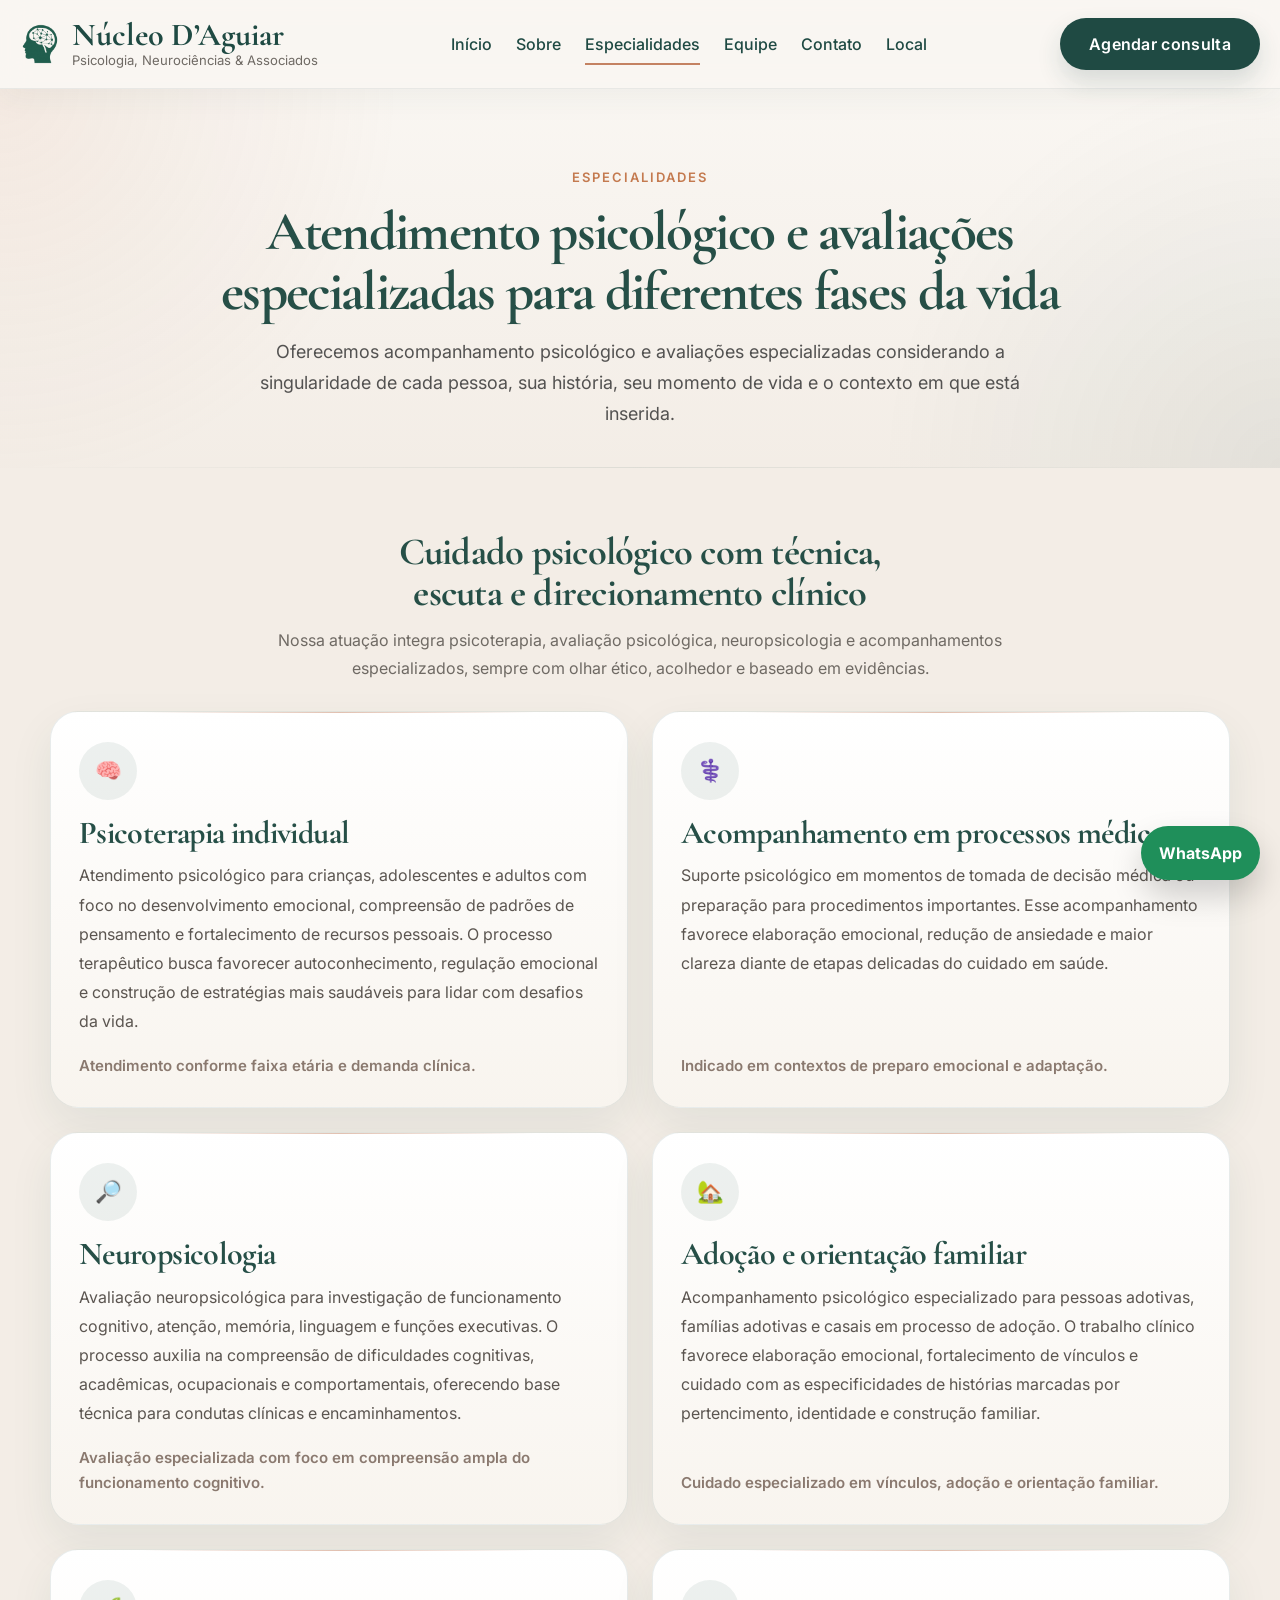
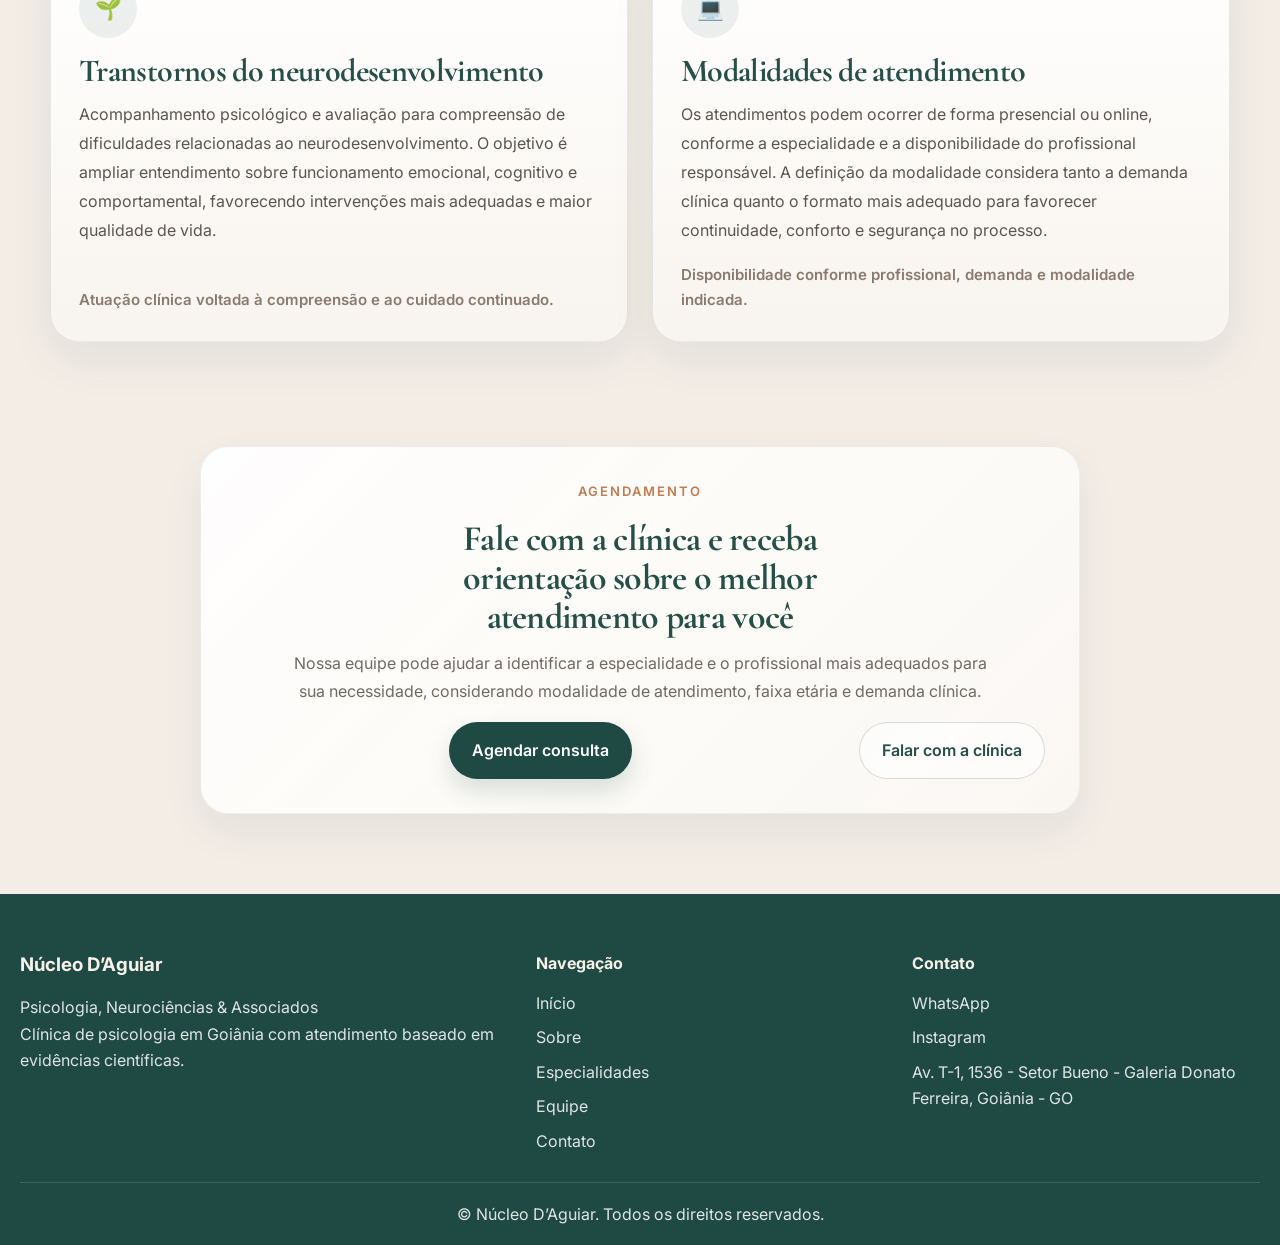
<file: especialidades.html>
<!DOCTYPE html>
<html lang="pt-BR">
<head>
  <meta charset="UTF-8" />
  <meta name="viewport" content="width=device-width, initial-scale=1.0" />

  <title>Especialidades | Núcleo D’Aguiar – Psicologia em Goiânia</title>
  <meta name="description" content="Conheça as especialidades do Núcleo D’Aguiar, clínica de psicologia em Goiânia com psicoterapia, neuropsicologia, avaliações psicológicas e acompanhamento especializado para diferentes fases da vida." />
  <meta name="keywords" content="psicoterapia em Goiânia, neuropsicologia Goiânia, avaliação psicológica Goiânia, avaliação neuropsicológica Goiânia, orientação vocacional Goiânia, psicólogo online, clínica de psicologia Goiânia" />
  <meta name="author" content="Núcleo D’Aguiar" />
  <meta name="robots" content="index, follow" />
  <meta name="theme-color" content="#1F4A43" />

  <link rel="canonical" href="https://nucleodaguiar.github.io/nucleodaguiar-site/especialidades.html" />

  <link rel="preconnect" href="https://fonts.googleapis.com" />
  <link rel="preconnect" href="https://fonts.gstatic.com" crossorigin />
  <link href="https://fonts.googleapis.com/css2?family=Cormorant+Garamond:wght@500;600;700&family=Inter:wght@300;400;500;600;700&display=swap" rel="stylesheet" />
  <link rel="stylesheet" href="assets/css/style.css" />

  <link rel="icon" href="favicon.ico" sizes="any" />
  <link rel="icon" type="image/png" sizes="16x16" href="assets/img/favicon_16.png" />
  <link rel="icon" type="image/png" sizes="32x32" href="assets/img/favicon_32.png" />
  <link rel="apple-touch-icon" sizes="128x128" href="assets/img/favicon_128.png" />

  <meta property="og:type" content="website" />
  <meta property="og:locale" content="pt_BR" />
  <meta property="og:site_name" content="Núcleo D’Aguiar" />
  <meta property="og:title" content="Especialidades | Núcleo D’Aguiar – Psicologia em Goiânia" />
  <meta property="og:description" content="Psicoterapia, neuropsicologia e avaliações especializadas em Goiânia para crianças, adolescentes e adultos." />
  <meta property="og:url" content="https://nucleodaguiar.github.io/nucleodaguiar-site/especialidades.html" />
  <meta property="og:image" content="https://nucleodaguiar.github.io/nucleodaguiar-site/assets/img/icone_header_256.png" />

  <meta name="twitter:card" content="summary_large_image" />
  <meta name="twitter:title" content="Especialidades | Núcleo D’Aguiar – Psicologia em Goiânia" />
  <meta name="twitter:description" content="Psicoterapia, neuropsicologia e avaliações especializadas em Goiânia para diferentes fases da vida." />
  <meta name="twitter:image" content="https://nucleodaguiar.github.io/nucleodaguiar-site/assets/img/icone_header_256.png" />

  <!-- Google tag (gtag.js) -->
  <script async src="https://www.googletagmanager.com/gtag/js?id=AW-17385598203"></script>
  <script>
    window.dataLayer = window.dataLayer || [];
    function gtag(){dataLayer.push(arguments);}
    gtag('js', new Date());
    gtag('config', 'AW-17385598203');
  </script>

  <!-- Event snippet for Clique WhatsApp – Núcleo D’Aguiar -->
  <script>
    function gtag_report_conversion(url) {
      var callback = function () {
        if (typeof(url) !== 'undefined') {
          window.open(url, '_blank', 'noopener,noreferrer');
        }
      };
      gtag('event', 'conversion', {
        'send_to': 'AW-17385598203/TA3UCOS7_4kcEPvZjOJA',
        'event_callback': callback
      });
      return false;
    }
  </script>

  <style>
    .page-especialidades .page-hero {
      position: relative;
      padding: 78px 0 38px;
      background:
        radial-gradient(circle at top left, rgba(196, 130, 98, 0.11) 0%, rgba(196, 130, 98, 0) 30%),
        radial-gradient(circle at bottom right, rgba(31, 74, 67, 0.08) 0%, rgba(31, 74, 67, 0) 30%),
        linear-gradient(180deg, rgba(250, 247, 243, 0.95), rgba(243, 237, 230, 0));
      overflow: hidden;
      text-align: center;
    }

    .page-especialidades .page-hero::after {
      content: "";
      position: absolute;
      inset: auto 0 0 0;
      height: 1px;
      background: linear-gradient(90deg, rgba(31, 74, 67, 0), rgba(31, 74, 67, 0.10), rgba(31, 74, 67, 0));
    }

    .page-especialidades .page-hero .container {
      max-width: 1180px;
      position: relative;
      z-index: 1;
    }

    .page-especialidades .page-hero .eyebrow {
      margin-bottom: 14px;
    }

    .hero-title {
      max-width: 1080px;
      margin: 0 auto 16px;
      font-family: "Cormorant Garamond", serif;
      font-size: clamp(42px, 4.3vw, 64px);
      line-height: 1.08;
      letter-spacing: -0.03em;
      text-align: center;
      color: #264f47;
      text-wrap: balance;
    }

    .page-especialidades .page-hero p {
      max-width: 780px;
      margin: 0 auto;
      font-size: 18px;
      line-height: 1.72;
      color: rgba(47, 47, 47, 0.82);
    }

    .especialidades-wrap {
      max-width: 1180px;
      margin: 0 auto;
    }

    .especialidades-intro {
      max-width: 860px;
      margin: 0 auto 28px;
      text-align: center;
    }

    .especialidades-intro h2 {
      margin-bottom: 12px;
      font-family: "Cormorant Garamond", serif;
      font-size: clamp(2.1rem, 3vw, 3rem);
      line-height: 1.06;
      letter-spacing: -0.02em;
      color: #264f47;
    }

    .especialidades-intro p {
      color: #6f6a64;
      line-height: 1.78;
    }

    .specialties-grid-premium {
      display: grid;
      grid-template-columns: repeat(2, minmax(0, 1fr));
      gap: 24px;
      align-items: stretch;
    }

    .specialty-card-premium {
      position: relative;
      display: flex;
      flex-direction: column;
      min-height: 100%;
      padding: 30px 28px 28px;
      background: linear-gradient(180deg, rgba(255, 255, 255, 0.985) 0%, rgba(248, 244, 238, 0.985) 100%);
      border: 1px solid rgba(31, 74, 67, 0.10);
      border-radius: 28px;
      box-shadow: 0 18px 44px rgba(31, 74, 67, 0.08);
      overflow: hidden;
      transition:
        transform 0.32s ease,
        box-shadow 0.32s ease,
        border-color 0.32s ease;
    }

    .specialty-card-premium::before {
      content: "";
      position: absolute;
      top: 0;
      left: 16%;
      width: 68%;
      height: 1px;
      background: linear-gradient(90deg, rgba(196, 130, 98, 0), rgba(196, 130, 98, 0.5), rgba(196, 130, 98, 0));
    }

    .specialty-card-premium:hover {
      transform: translateY(-6px);
      box-shadow: 0 26px 54px rgba(31, 74, 67, 0.12);
      border-color: rgba(31, 74, 67, 0.16);
    }

    .specialty-icon {
      display: flex;
      align-items: center;
      justify-content: center;
      width: 58px;
      height: 58px;
      margin-bottom: 1rem;
      border-radius: 50%;
      background: rgba(31, 74, 67, 0.08);
      color: #264f47;
      font-size: 1.35rem;
      transition:
        transform 0.32s ease,
        background 0.32s ease;
    }

    .specialty-card-premium:hover .specialty-icon {
      transform: scale(1.05);
      background: rgba(31, 74, 67, 0.12);
    }

    .specialty-card-premium h2 {
      margin-bottom: 12px;
      font-family: "Cormorant Garamond", serif;
      font-size: clamp(2rem, 2.2vw, 2.4rem);
      line-height: 1.06;
      letter-spacing: -0.02em;
      color: #264f47;
    }

    .specialty-card-premium p {
      color: #5b5550;
      line-height: 1.82;
    }

    .specialty-note {
      margin-top: auto;
      padding-top: 18px;
      color: #8a796f;
      font-size: 0.94rem;
      font-weight: 600;
    }

    .cta-specialties {
      max-width: 940px;
      margin: 0 auto;
      padding: clamp(28px, 4vw, 44px);
      background: linear-gradient(135deg, rgba(255,255,255,0.94), rgba(250,247,243,0.98));
      border: 1px solid rgba(31,74,67,0.08);
      border-radius: 28px;
      box-shadow: 0 22px 52px rgba(31,74,67,0.08);
      text-align: center;
    }

    .cta-specialties h2 {
      max-width: 17ch;
      margin: 0 auto 12px;
      font-family: "Cormorant Garamond", serif;
      font-size: clamp(2rem, 2.8vw, 2.7rem);
      line-height: 1.08;
      letter-spacing: -0.02em;
      color: #264f47;
    }

    .cta-specialties p {
      max-width: 700px;
      margin: 0 auto 1.6rem;
      color: #6f6a64;
      line-height: 1.8;
    }

    .cta-specialties-actions {
      display: flex;
      justify-content: center;
      gap: 14px;
      flex-wrap: wrap;
    }

    .btn-outline-soft {
      display: inline-flex;
      align-items: center;
      justify-content: center;
      padding: 14px 22px;
      border: 1px solid rgba(31, 74, 67, 0.18);
      border-radius: 999px;
      background: rgba(255, 255, 255, 0.60);
      color: #264f47;
      font-weight: 600;
      transition:
        transform 0.28s ease,
        background 0.28s ease,
        border-color 0.28s ease;
    }

    .btn-outline-soft:hover {
      transform: translateY(-2px);
      background: rgba(255, 255, 255, 0.88);
      border-color: rgba(31, 74, 67, 0.28);
    }

    @media (max-width: 900px) {
      .specialties-grid-premium {
        grid-template-columns: 1fr;
      }
    }

    @media (max-width: 768px) {
      .page-especialidades .page-hero {
        padding: 54px 0 24px;
      }

      .hero-title {
        max-width: 95%;
        font-size: 34px;
        line-height: 1.16;
      }

      .page-especialidades .page-hero p {
        max-width: 92%;
        font-size: 16px;
      }

      .specialty-card-premium {
        padding: 26px 20px 24px;
        border-radius: 22px;
      }

      .specialty-card-premium h2 {
        font-size: 2rem;
      }

      .cta-specialties {
        padding: 24px 18px;
        border-radius: 22px;
      }

      .cta-specialties-actions {
        flex-direction: column;
      }

      .cta-specialties-actions .btn,
      .cta-specialties-actions .btn-outline-soft {
        width: 100%;
      }
    }
  </style>
</head>

<body class="page-especialidades">
  <header class="site-header">
    <div class="container header-wrap">
      <a href="index.html" class="brand" aria-label="Página inicial do Núcleo D’Aguiar">
        <img src="assets/img/icone_header_256.png" alt="Ícone Núcleo D’Aguiar" class="brand-icon" />
        <div class="brand-text">
          <span class="brand-title">Núcleo D’Aguiar</span>
          <span class="brand-subtitle">Psicologia, Neurociências & Associados</span>
        </div>
      </a>

      <button class="menu-toggle" aria-label="Abrir menu" aria-expanded="false" aria-controls="menu-principal">☰</button>

      <nav class="main-nav" id="menu-principal">
        <a href="index.html">Início</a>
        <a href="sobre.html">Sobre</a>
        <a href="especialidades.html" class="active">Especialidades</a>
        <a href="equipe.html">Equipe</a>
        <a href="contato.html">Contato</a>
        <a href="local.html">Local</a>
      </nav>

      <a href="https://wa.me/5562991787997"
         target="_blank"
         rel="noopener noreferrer"
         class="btn btn-primary desktop-cta"
         onclick="return gtag_report_conversion('https://wa.me/5562991787997');">
        Agendar consulta
      </a>
    </div>
  </header>

  <main>
    <section class="page-hero">
      <div class="container fade-up">
        <span class="eyebrow">Especialidades</span>
        <h1 class="hero-title">Atendimento psicológico e avaliações especializadas para diferentes fases da vida</h1>
        <p>
          Oferecemos acompanhamento psicológico e avaliações especializadas considerando a singularidade de cada pessoa, sua história, seu momento de vida e o contexto em que está inserida.
        </p>
      </div>
    </section>

    <section class="page-section">
      <div class="container especialidades-wrap">
        <div class="especialidades-intro fade-up">
          <h2>Cuidado psicológico com técnica, escuta e direcionamento clínico</h2>
          <p>
            Nossa atuação integra psicoterapia, avaliação psicológica, neuropsicologia e acompanhamentos especializados, sempre com olhar ético, acolhedor e baseado em evidências.
          </p>
        </div>

        <div class="specialties-grid-premium fade-up">

          <article class="specialty-card-premium">
            <div class="specialty-icon">🧠</div>
            <h2>Psicoterapia individual</h2>
            <p>
              Atendimento psicológico para crianças, adolescentes e adultos com foco no desenvolvimento emocional, compreensão de padrões de pensamento e fortalecimento de recursos pessoais. O processo terapêutico busca favorecer autoconhecimento, regulação emocional e construção de estratégias mais saudáveis para lidar com desafios da vida.
            </p>
            <div class="specialty-note">Atendimento conforme faixa etária e demanda clínica.</div>
          </article>

          <article class="specialty-card-premium">
            <div class="specialty-icon">⚕️</div>
            <h2>Acompanhamento em processos médicos</h2>
            <p>
              Suporte psicológico em momentos de tomada de decisão médica ou preparação para procedimentos importantes. Esse acompanhamento favorece elaboração emocional, redução de ansiedade e maior clareza diante de etapas delicadas do cuidado em saúde.
            </p>
            <div class="specialty-note">Indicado em contextos de preparo emocional e adaptação.</div>
          </article>

          <article class="specialty-card-premium">
            <div class="specialty-icon">🔎</div>
            <h2>Neuropsicologia</h2>
            <p>
              Avaliação neuropsicológica para investigação de funcionamento cognitivo, atenção, memória, linguagem e funções executivas. O processo auxilia na compreensão de dificuldades cognitivas, acadêmicas, ocupacionais e comportamentais, oferecendo base técnica para condutas clínicas e encaminhamentos.
            </p>
            <div class="specialty-note">Avaliação especializada com foco em compreensão ampla do funcionamento cognitivo.</div>
          </article>

          <article class="specialty-card-premium">
            <div class="specialty-icon">🏡</div>
            <h2>Adoção e orientação familiar</h2>
            <p>
              Acompanhamento psicológico especializado para pessoas adotivas, famílias adotivas e casais em processo de adoção. O trabalho clínico favorece elaboração emocional, fortalecimento de vínculos e cuidado com as especificidades de histórias marcadas por pertencimento, identidade e construção familiar.
            </p>
            <div class="specialty-note">Cuidado especializado em vínculos, adoção e orientação familiar.</div>
          </article>

          <article class="specialty-card-premium">
            <div class="specialty-icon">🌱</div>
            <h2>Transtornos do neurodesenvolvimento</h2>
            <p>
              Acompanhamento psicológico e avaliação para compreensão de dificuldades relacionadas ao neurodesenvolvimento. O objetivo é ampliar entendimento sobre funcionamento emocional, cognitivo e comportamental, favorecendo intervenções mais adequadas e maior qualidade de vida.
            </p>
            <div class="specialty-note">Atuação clínica voltada à compreensão e ao cuidado continuado.</div>
          </article>

          <article class="specialty-card-premium">
            <div class="specialty-icon">💻</div>
            <h2>Modalidades de atendimento</h2>
            <p>
              Os atendimentos podem ocorrer de forma presencial ou online, conforme a especialidade e a disponibilidade do profissional responsável. A definição da modalidade considera tanto a demanda clínica quanto o formato mais adequado para favorecer continuidade, conforto e segurança no processo.
            </p>
            <div class="specialty-note">Disponibilidade conforme profissional, demanda e modalidade indicada.</div>
          </article>

        </div>
      </div>
    </section>

    <section class="cta-section">
      <div class="container">
        <div class="cta-specialties fade-up">
          <span class="eyebrow">Agendamento</span>
          <h2>Fale com a clínica e receba orientação sobre o melhor atendimento para você</h2>
          <p>
            Nossa equipe pode ajudar a identificar a especialidade e o profissional mais adequados para sua necessidade, considerando modalidade de atendimento, faixa etária e demanda clínica.
          </p>

          <div class="cta-specialties-actions">
            <a href="https://wa.me/5562991787997"
               target="_blank"
               rel="noopener noreferrer"
               class="btn btn-primary"
               onclick="return gtag_report_conversion('https://wa.me/5562991787997');">Agendar consulta</a>
            <a href="contato.html" class="btn-outline-soft">Falar com a clínica</a>
          </div>
        </div>
      </div>
    </section>
  </main>

  <footer class="site-footer">
    <div class="container footer-grid">
      <div>
        <h3>Núcleo D’Aguiar</h3>
        <p>Psicologia, Neurociências & Associados</p>
        <p>Clínica de psicologia em Goiânia com atendimento baseado em evidências científicas.</p>
      </div>

      <div>
        <h4>Navegação</h4>
        <ul>
          <li><a href="index.html">Início</a></li>
          <li><a href="sobre.html">Sobre</a></li>
          <li><a href="especialidades.html">Especialidades</a></li>
          <li><a href="equipe.html">Equipe</a></li>
          <li><a href="contato.html">Contato</a></li>
        </ul>
      </div>

      <div>
        <h4>Contato</h4>
        <ul>
          <li><a href="https://wa.me/5562991787997"
                 target="_blank"
                 rel="noopener noreferrer"
                 onclick="return gtag_report_conversion('https://wa.me/5562991787997');">WhatsApp</a></li>
          <li><a href="https://instagram.com/nucleo.daguiar" target="_blank" rel="noopener noreferrer">Instagram</a></li>
          <li>Av. T-1, 1536 - Setor Bueno - Galeria Donato Ferreira, Goiânia - GO</li>
        </ul>
      </div>
    </div>

    <div class="container footer-bottom">
      <p>© Núcleo D’Aguiar. Todos os direitos reservados.</p>
    </div>
  </footer>

  <a href="https://wa.me/5562991787997"
     target="_blank"
     rel="noopener noreferrer"
     class="floating-whatsapp"
     aria-label="Falar no WhatsApp"
     onclick="return gtag_report_conversion('https://wa.me/5562991787997');">
    WhatsApp
  </a>

  <script src="assets/js/script.js"></script>
</body>
</html>
</file>
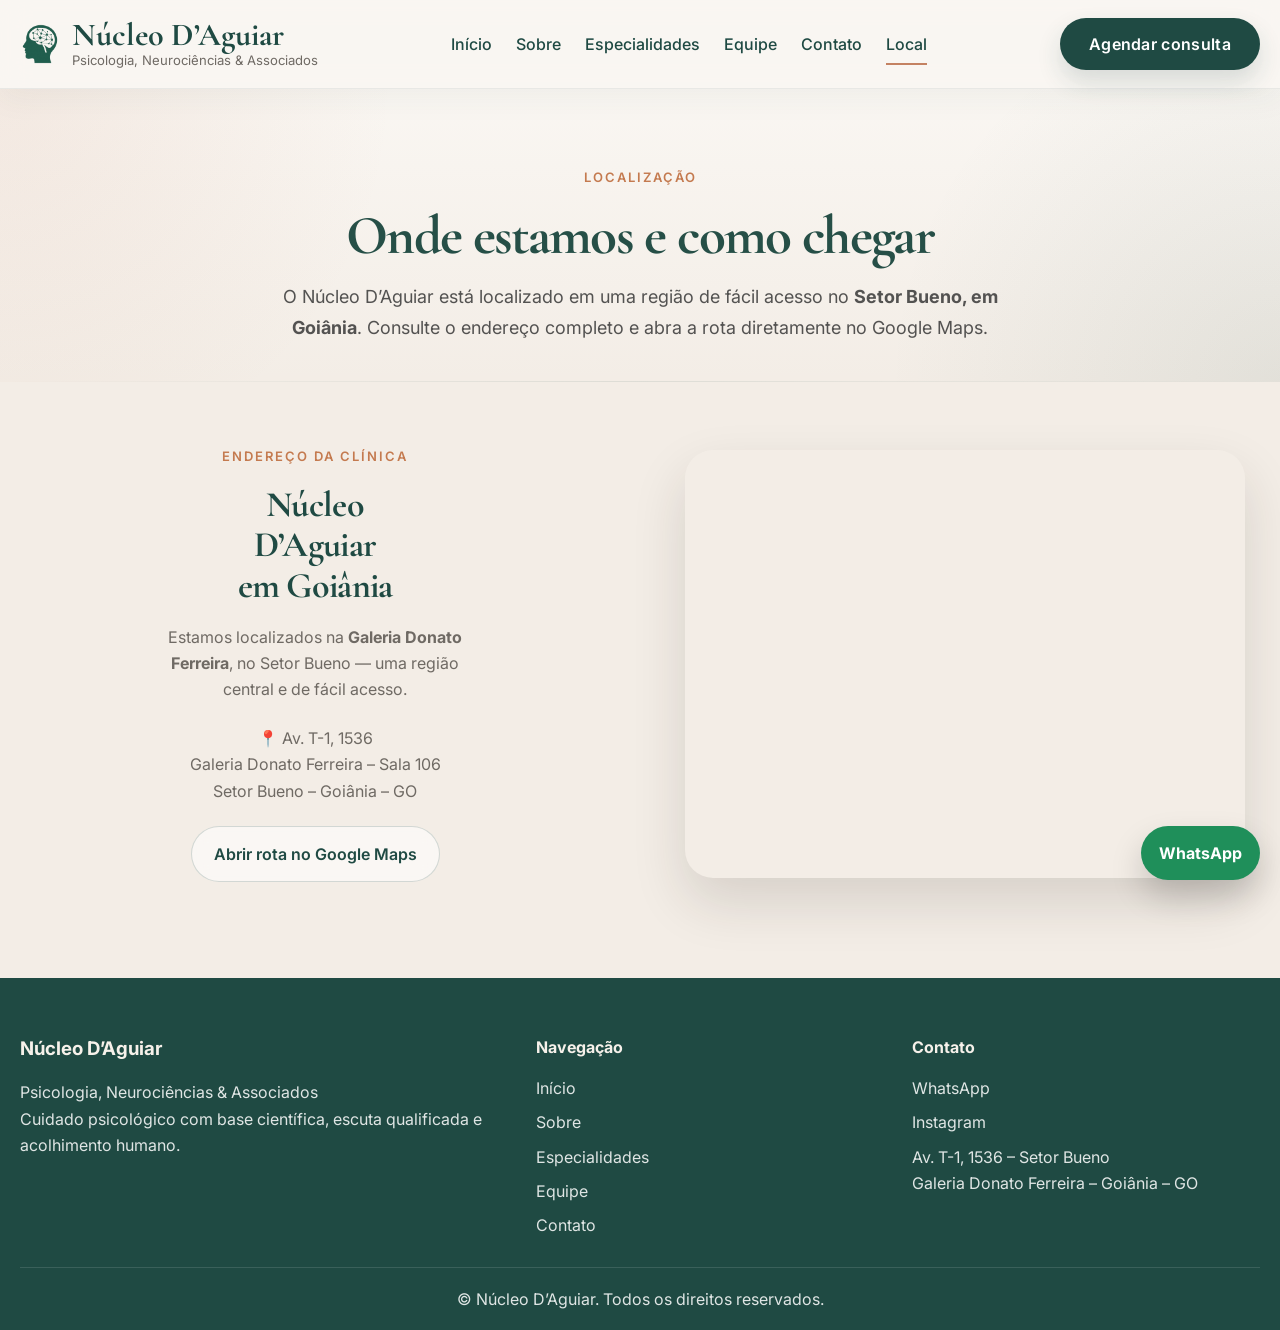
<file: local.html>
<!DOCTYPE html>
<html lang="pt-BR">
<head>
<meta charset="UTF-8"/>
<meta name="viewport" content="width=device-width, initial-scale=1.0"/>

<title>Localização da Clínica | Núcleo D’Aguiar – Psicologia em Goiânia</title>

<meta name="description" content="Veja onde fica o Núcleo D’Aguiar – Psicologia, Neurociências & Associados em Goiânia. Estamos localizados no Setor Bueno. Abra o mapa e veja como chegar."/>
<meta name="keywords" content="psicólogo Goiânia, clínica psicologia Setor Bueno, Núcleo D’Aguiar localização, psicologia Goiânia endereço"/>
<meta name="author" content="Núcleo D’Aguiar"/>
<meta name="robots" content="index, follow"/>
<meta name="theme-color" content="#1F4A43"/>

<link rel="canonical" href="https://nucleodaguiar.github.io/nucleodaguiar-site/local.html"/>

<link rel="preconnect" href="https://fonts.googleapis.com"/>
<link rel="preconnect" href="https://fonts.gstatic.com" crossorigin/>

<link href="https://fonts.googleapis.com/css2?family=Cormorant+Garamond:wght@500;600;700&family=Inter:wght@300;400;500;600;700&display=swap" rel="stylesheet"/>

<link rel="stylesheet" href="assets/css/style.css"/>

<link rel="icon" href="favicon.ico" sizes="any"/>
<link rel="icon" type="image/png" sizes="32x32" href="assets/img/favicon_32.png"/>
<link rel="icon" type="image/png" sizes="16x16" href="assets/img/favicon_16.png"/>
<link rel="apple-touch-icon" href="assets/img/favicon_128.png"/>

<meta property="og:type" content="website"/>
<meta property="og:title" content="Localização | Núcleo D’Aguiar"/>
<meta property="og:description" content="Veja como chegar ao Núcleo D’Aguiar em Goiânia."/>
<meta property="og:url" content="https://nucleodaguiar.github.io/nucleodaguiar-site/local.html"/>
<meta property="og:image" content="https://nucleodaguiar.github.io/nucleodaguiar-site/assets/img/icone_header_256.png"/>
<meta property="og:locale" content="pt_BR"/>

<meta name="twitter:card" content="summary_large_image"/>
<meta name="twitter:title" content="Localização | Núcleo D’Aguiar"/>
<meta name="twitter:description" content="Veja como chegar ao Núcleo D’Aguiar em Goiânia."/>
<meta name="twitter:image" content="https://nucleodaguiar.github.io/nucleodaguiar-site/assets/img/icone_header_256.png"/>

<!-- Google tag (gtag.js) -->
<script async src="https://www.googletagmanager.com/gtag/js?id=AW-17385598203"></script>
<script>
  window.dataLayer = window.dataLayer || [];
  function gtag(){dataLayer.push(arguments);}
  gtag('js', new Date());
  gtag('config', 'AW-17385598203');
</script>

<!-- Event snippet for Clique WhatsApp – Núcleo D’Aguiar -->
<script>
  function gtag_report_conversion(url) {
    var callback = function () {
      if (typeof(url) !== 'undefined') {
        window.open(url, '_blank', 'noopener,noreferrer');
      }
    };
    gtag('event', 'conversion', {
      'send_to': 'AW-17385598203/TA3UCOS7_4kcEPvZjOJA',
      'event_callback': callback
    });
    return false;
  }

  /* Evento secundário opcional para clique no mapa */
  function gtag_report_maps_click(url) {
    gtag('event', 'click_maps', {
      'event_category': 'engagement',
      'event_label': 'Abrir rota no Google Maps'
    });

    if (typeof(url) !== 'undefined') {
      window.open(url, '_blank', 'noopener,noreferrer');
    }
    return false;
  }
</script>

</head>

<body class="page-local">

<header class="site-header">

<div class="container header-wrap">

<a href="index.html" class="brand" aria-label="Página inicial do Núcleo D’Aguiar">

<img src="assets/img/icone_header_256.png" alt="Ícone Núcleo D’Aguiar" class="brand-icon"/>

<div class="brand-text">
<span class="brand-title">Núcleo D’Aguiar</span>
<span class="brand-subtitle">Psicologia, Neurociências & Associados</span>
</div>

</a>

<button class="menu-toggle" aria-label="Abrir menu" aria-expanded="false" aria-controls="menu-principal">☰</button>

<nav class="main-nav" id="menu-principal">

<a href="index.html">Início</a>
<a href="sobre.html">Sobre</a>
<a href="especialidades.html">Especialidades</a>
<a href="equipe.html">Equipe</a>
<a href="contato.html">Contato</a>
<a href="local.html" class="active">Local</a>

</nav>

<a href="https://wa.me/5562991787997"
   target="_blank"
   rel="noopener noreferrer"
   class="btn btn-primary desktop-cta"
   onclick="return gtag_report_conversion('https://wa.me/5562991787997');">
Agendar consulta
</a>

</div>

</header>

<main>

<section class="page-hero">

<div class="container fade-up">

<span class="eyebrow">Localização</span>

<h1>Onde estamos e como chegar</h1>

<p>
O Núcleo D’Aguiar está localizado em uma região de fácil acesso no
<strong>Setor Bueno, em Goiânia</strong>.
Consulte o endereço completo e abra a rota diretamente no Google Maps.
</p>

</div>

</section>

<section class="page-section">

<div class="container split-section fade-up">

<div class="section-copy">

<span class="eyebrow">Endereço da clínica</span>

<h2>Núcleo D’Aguiar em Goiânia</h2>

<p>
Estamos localizados na
<strong>Galeria Donato Ferreira</strong>,
no Setor Bueno — uma região central e de fácil acesso.
</p>

<p>
📍 Av. T-1, 1536<br>
Galeria Donato Ferreira – Sala 106<br>
Setor Bueno – Goiânia – GO
</p>

<div class="hero-actions">

<a
href="https://maps.app.goo.gl/ekH7ZqNXtSfvfyAc9"
target="_blank"
rel="noopener noreferrer"
class="btn btn-secondary"
onclick="return gtag_report_maps_click('https://maps.app.goo.gl/ekH7ZqNXtSfvfyAc9');">

Abrir rota no Google Maps

</a>

</div>

</div>

<div class="map-box">

<iframe
src="https://www.google.com/maps/embed?pb=!1m18!1m12!1m3!1d3821.5735804825417!2d-49.273861!3d-16.698208699999995!2m3!1f0!2f0!3f0!3m2!1i1024!2i768!4f13.1!3m3!1m2!1s0x935ef149ebe3be7b%3A0x87077531e3fd5598!2sN%C3%BAcleo%20D%27Aguiar%20-%20Psicologia%2C%20Neuroci%C3%AAncias%20%26%20Associados!5e0!3m2!1spt-BR!2sbr!4v1773277249448!5m2!1spt-BR!2sbr"
loading="lazy"
allowfullscreen=""
referrerpolicy="no-referrer-when-downgrade"
title="Mapa da localização do Núcleo D’Aguiar">

</iframe>

</div>

</div>

</section>

</main>

<footer class="site-footer">

<div class="container footer-grid">

<div>

<h3>Núcleo D’Aguiar</h3>

<p>Psicologia, Neurociências & Associados</p>

<p>
Cuidado psicológico com base científica,
escuta qualificada e acolhimento humano.
</p>

</div>

<div>

<h4>Navegação</h4>

<ul>
<li><a href="index.html">Início</a></li>
<li><a href="sobre.html">Sobre</a></li>
<li><a href="especialidades.html">Especialidades</a></li>
<li><a href="equipe.html">Equipe</a></li>
<li><a href="contato.html">Contato</a></li>
</ul>

</div>

<div>

<h4>Contato</h4>

<ul>

<li>
<a href="https://wa.me/5562991787997"
   target="_blank"
   rel="noopener noreferrer"
   onclick="return gtag_report_conversion('https://wa.me/5562991787997');">
WhatsApp
</a>
</li>

<li>
<a href="https://instagram.com/nucleo.daguiar" target="_blank" rel="noopener noreferrer">
Instagram
</a>
</li>

<li>
Av. T-1, 1536 – Setor Bueno<br>
Galeria Donato Ferreira – Goiânia – GO
</li>

</ul>

</div>

</div>

<div class="container footer-bottom">

<p>© Núcleo D’Aguiar. Todos os direitos reservados.</p>

</div>

</footer>

<a
href="https://wa.me/5562991787997"
target="_blank"
rel="noopener noreferrer"
class="floating-whatsapp"
aria-label="Falar no WhatsApp"
onclick="return gtag_report_conversion('https://wa.me/5562991787997');">

WhatsApp

</a>

<script src="assets/js/script.js"></script>

</body>
</html>
</file>
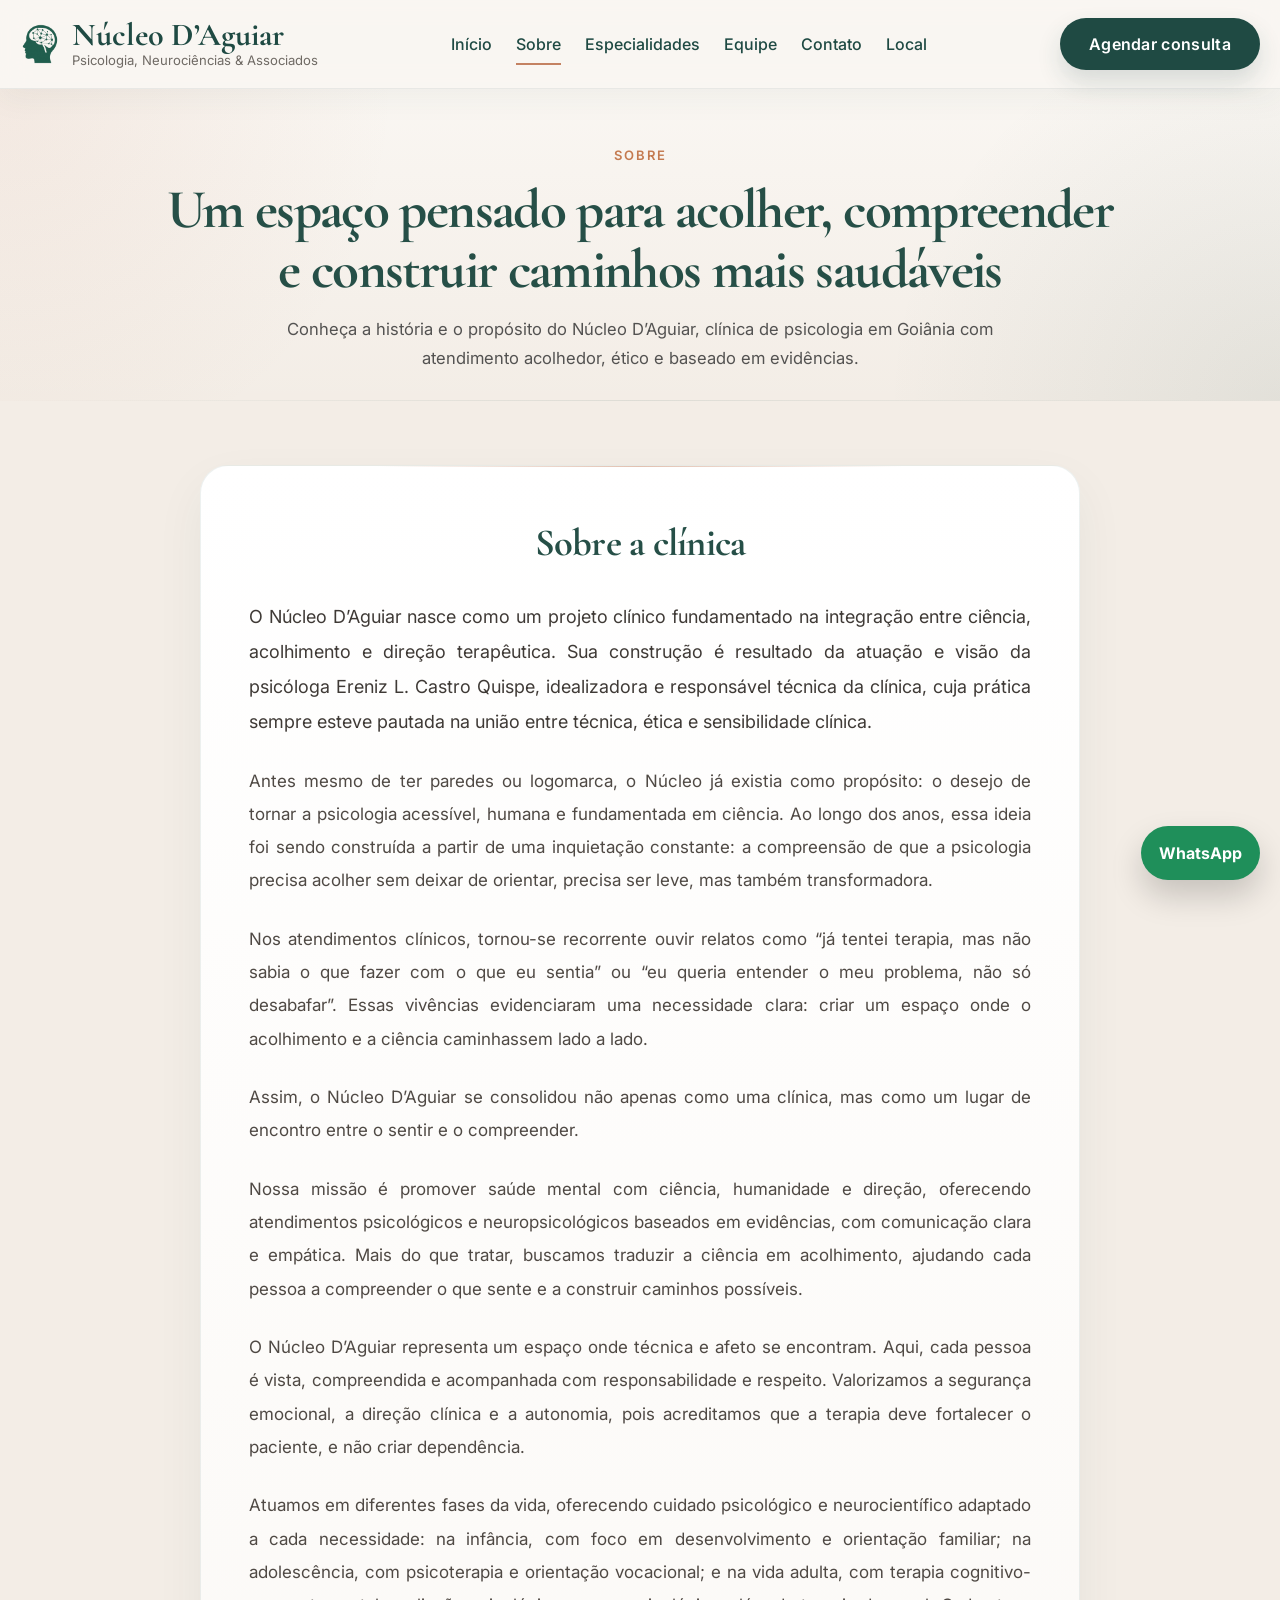
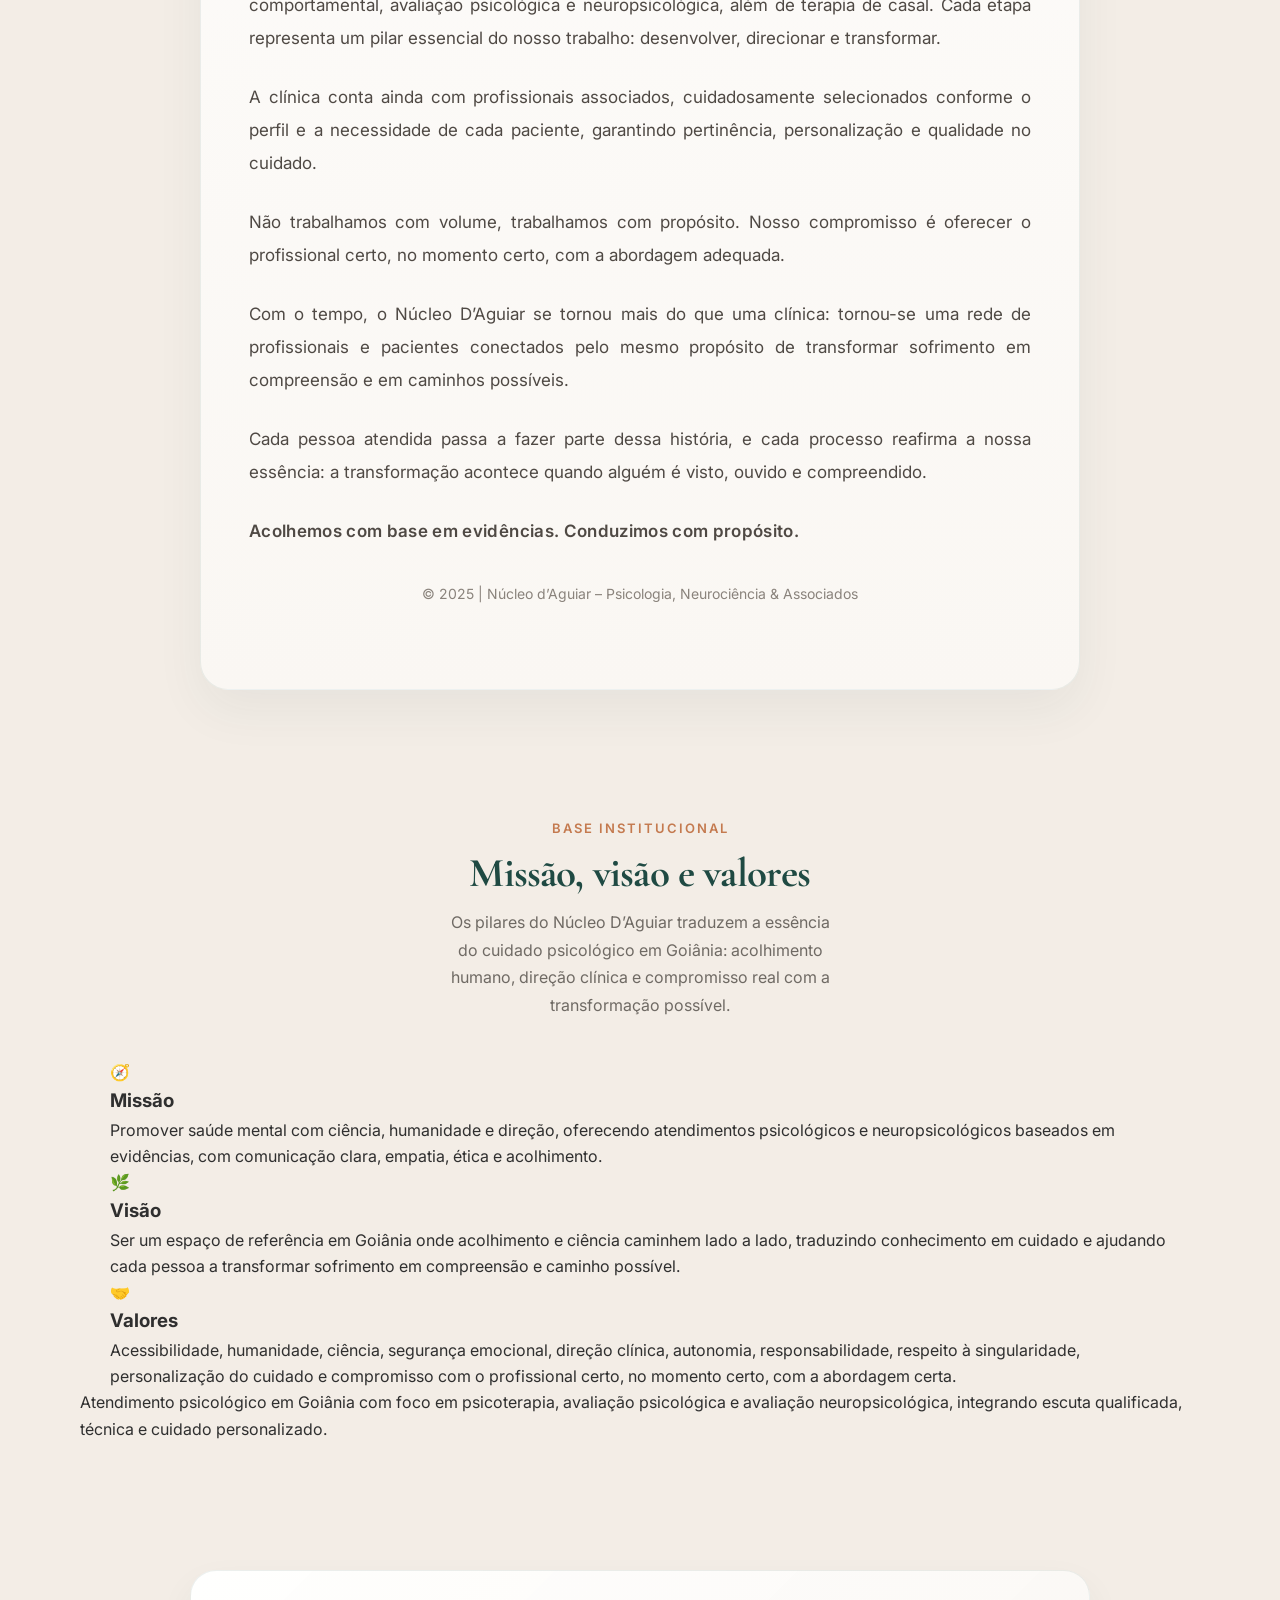
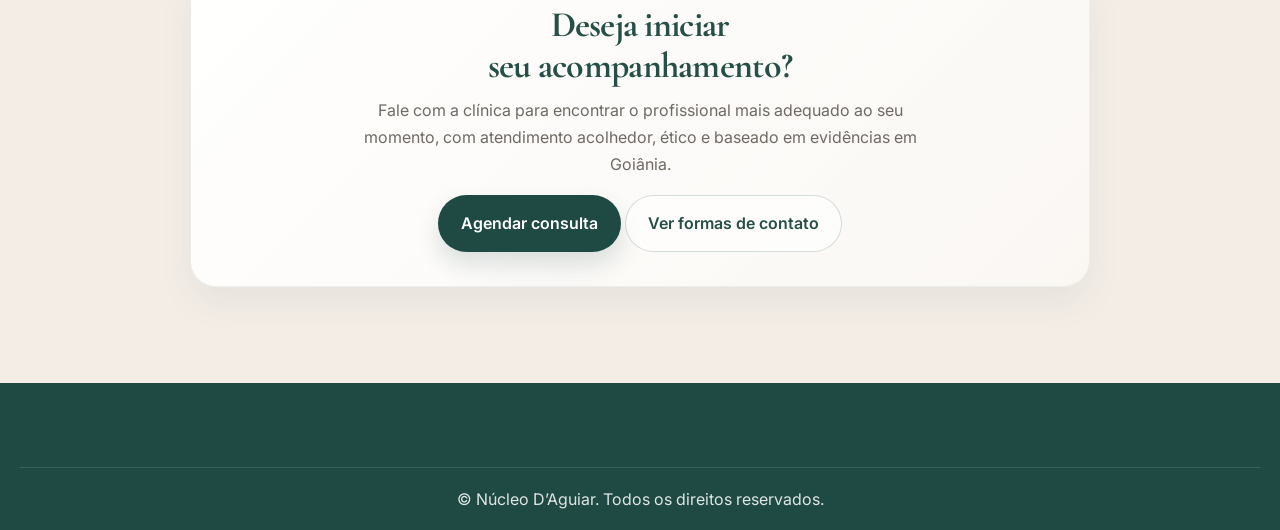
<file: sobre.html>
<!DOCTYPE html>
<html lang="pt-BR">

<head>
  <meta charset="UTF-8">
  <meta name="viewport" content="width=device-width, initial-scale=1.0">

  <title>Sobre | Núcleo D’Aguiar – Psicologia em Goiânia</title>
  <meta name="description" content="Conheça a história, missão, visão e valores do Núcleo D’Aguiar, clínica de psicologia em Goiânia especializada em terapia cognitivo-comportamental e avaliação neuropsicológica.">
  <meta name="keywords" content="psicólogo em Goiânia, clínica de psicologia Goiânia, avaliação neuropsicológica Goiânia, terapia cognitivo-comportamental Goiânia, Núcleo D’Aguiar">
  <meta name="author" content="Núcleo D’Aguiar">
  <meta name="robots" content="index, follow">
  <meta name="theme-color" content="#1F4A43">

  <link rel="canonical" href="https://www.nucleodaguiar.com.br/sobre.html">

  <link rel="icon" href="favicon.ico" sizes="any">
  <link rel="icon" type="image/png" sizes="16x16" href="assets/img/favicon_16.png">
  <link rel="icon" type="image/png" sizes="32x32" href="assets/img/favicon_32.png">
  <link rel="apple-touch-icon" sizes="128x128" href="assets/img/favicon_128.png">

  <meta property="og:type" content="website">
  <meta property="og:locale" content="pt_BR">
  <meta property="og:site_name" content="Núcleo D’Aguiar">
  <meta property="og:title" content="Sobre | Núcleo D’Aguiar – Psicologia em Goiânia">
  <meta property="og:description" content="Conheça a história, missão, visão e valores do Núcleo D’Aguiar, clínica de psicologia em Goiânia com atendimento acolhedor e baseado em evidências.">
  <meta property="og:url" content="https://www.nucleodaguiar.com.br/sobre.html">
  <meta property="og:image" content="https://www.nucleodaguiar.com.br/assets/img/icone_header_256.png">

  <meta name="twitter:card" content="summary_large_image">
  <meta name="twitter:title" content="Sobre | Núcleo D’Aguiar – Psicologia em Goiânia">
  <meta name="twitter:description" content="Conheça a história e o propósito do Núcleo D’Aguiar, clínica de psicologia em Goiânia.">
  <meta name="twitter:image" content="https://www.nucleodaguiar.com.br/assets/img/icone_header_256.png">

  <link rel="preconnect" href="https://fonts.googleapis.com">
  <link rel="preconnect" href="https://fonts.gstatic.com" crossorigin>
  <link rel="preload" as="image" href="assets/img/icone_header_256.png">
  <link href="https://fonts.googleapis.com/css2?family=Cormorant+Garamond:wght@500;600;700&family=Inter:wght@300;400;500;600;700&display=swap" rel="stylesheet">

  <link rel="stylesheet" href="assets/css/style.css">

  <meta name="google-site-verification" content="Fq9XzqXIuJSj0qs8DI8PtxM16mHTPF0xlq18RUUmvxI" />

  <script async src="https://www.googletagmanager.com/gtag/js?id=AW-17385598203"></script>
  <script>
    window.dataLayer = window.dataLayer || [];
    function gtag(){dataLayer.push(arguments);}
    gtag('js', new Date());
    gtag('config', 'AW-17385598203');
  </script>

  <script>
    function gtag_report_conversion(url) {
      var callback = function () {
        if (typeof(url) !== 'undefined') {
          window.open(url, '_blank', 'noopener,noreferrer');
        }
      };
      gtag('event', 'conversion', {
        'send_to': 'AW-17385598203/TA3UCOS7_4kcEPvZjOJA',
        'event_callback': callback
      });
      return false;
    }
  </script>

  <script type="application/ld+json">
  {
    "@context": "https://schema.org",
    "@type": "Psychologist",
    "name": "Núcleo D’Aguiar – Psicologia, Neurociências & Associados",
    "url": "https://www.nucleodaguiar.com.br/sobre.html",
    "image": "https://www.nucleodaguiar.com.br/assets/img/icone_header_256.png",
    "telephone": "+55 62 99178-7997",
    "address": {
      "@type": "PostalAddress",
      "streetAddress": "Av. T-1, 1536 - Sala 106 - Galeria Donato Ferreira",
      "addressLocality": "Goiânia",
      "addressRegion": "GO",
      "postalCode": "74215-022",
      "addressCountry": "BR"
    },
    "areaServed": "Goiânia",
    "sameAs": [
      "https://www.instagram.com/nucleo.daguiar/"
    ]
  }
  </script>
</head>

<body class="page-sobre">

  <header class="site-header">
    <div class="container header-wrap">

      <a href="index.html" class="brand" aria-label="Página inicial do Núcleo D’Aguiar">
        <img src="assets/img/icone_header_256.png" class="brand-icon" alt="Ícone Núcleo D’Aguiar" loading="eager" decoding="async">
        <div class="brand-text">
          <span class="brand-title">Núcleo D’Aguiar</span>
          <span class="brand-subtitle">Psicologia, Neurociências & Associados</span>
        </div>
      </a>

      <button class="menu-toggle" aria-label="Abrir menu" aria-expanded="false" aria-controls="menu-principal">☰</button>

      <nav class="main-nav" id="menu-principal">
        <a href="index.html">Início</a>
        <a href="sobre.html" class="active">Sobre</a>
        <a href="especialidades.html">Especialidades</a>
        <a href="equipe.html">Equipe</a>
        <a href="contato.html">Contato</a>
        <a href="local.html">Local</a>
      </nav>

      <a href="https://wa.me/5562991787997"
         class="btn btn-primary desktop-cta"
         target="_blank"
         rel="noopener noreferrer"
         onclick="return gtag_report_conversion('https://wa.me/5562991787997');">
        Agendar consulta
      </a>

    </div>
  </header>

  <main>

    <section class="page-hero">
      <div class="container">
        <span class="eyebrow">Sobre</span>

        <h1 class="hero-title">
          Um espaço pensado para acolher, compreender e construir caminhos mais saudáveis
        </h1>

        <p>
          Conheça a história e o propósito do Núcleo D’Aguiar, clínica de psicologia em Goiânia com atendimento acolhedor, ético e baseado em evidências.
        </p>
      </div>
    </section>

    <section class="page-section">
      <div class="container sobre-container">
        <div class="sobre-editorial fade-up">

          <h2>Sobre a clínica</h2>

          <p>O Núcleo D’Aguiar nasce como um projeto clínico fundamentado na integração entre ciência, acolhimento e direção terapêutica. Sua construção é resultado da atuação e visão da psicóloga Ereniz L. Castro Quispe, idealizadora e responsável técnica da clínica, cuja prática sempre esteve pautada na união entre técnica, ética e sensibilidade clínica.</p>

          <p>Antes mesmo de ter paredes ou logomarca, o Núcleo já existia como propósito: o desejo de tornar a psicologia acessível, humana e fundamentada em ciência. Ao longo dos anos, essa ideia foi sendo construída a partir de uma inquietação constante: a compreensão de que a psicologia precisa acolher sem deixar de orientar, precisa ser leve, mas também transformadora.</p>

          <p>Nos atendimentos clínicos, tornou-se recorrente ouvir relatos como “já tentei terapia, mas não sabia o que fazer com o que eu sentia” ou “eu queria entender o meu problema, não só desabafar”. Essas vivências evidenciaram uma necessidade clara: criar um espaço onde o acolhimento e a ciência caminhassem lado a lado.</p>

          <p>Assim, o Núcleo D’Aguiar se consolidou não apenas como uma clínica, mas como um lugar de encontro entre o sentir e o compreender.</p>

          <p>Nossa missão é promover saúde mental com ciência, humanidade e direção, oferecendo atendimentos psicológicos e neuropsicológicos baseados em evidências, com comunicação clara e empática. Mais do que tratar, buscamos traduzir a ciência em acolhimento, ajudando cada pessoa a compreender o que sente e a construir caminhos possíveis.</p>

          <p>O Núcleo D’Aguiar representa um espaço onde técnica e afeto se encontram. Aqui, cada pessoa é vista, compreendida e acompanhada com responsabilidade e respeito. Valorizamos a segurança emocional, a direção clínica e a autonomia, pois acreditamos que a terapia deve fortalecer o paciente, e não criar dependência.</p>

          <p>Atuamos em diferentes fases da vida, oferecendo cuidado psicológico e neurocientífico adaptado a cada necessidade: na infância, com foco em desenvolvimento e orientação familiar; na adolescência, com psicoterapia e orientação vocacional; e na vida adulta, com terapia cognitivo-comportamental, avaliação psicológica e neuropsicológica, além de terapia de casal. Cada etapa representa um pilar essencial do nosso trabalho: desenvolver, direcionar e transformar.</p>

          <p>A clínica conta ainda com profissionais associados, cuidadosamente selecionados conforme o perfil e a necessidade de cada paciente, garantindo pertinência, personalização e qualidade no cuidado.</p>

          <p>Não trabalhamos com volume, trabalhamos com propósito. Nosso compromisso é oferecer o profissional certo, no momento certo, com a abordagem adequada.</p>

          <p>Com o tempo, o Núcleo D’Aguiar se tornou mais do que uma clínica: tornou-se uma rede de profissionais e pacientes conectados pelo mesmo propósito de transformar sofrimento em compreensão e em caminhos possíveis.</p>

          <p>Cada pessoa atendida passa a fazer parte dessa história, e cada processo reafirma a nossa essência: a transformação acontece quando alguém é visto, ouvido e compreendido.</p>

          <p class="frase-destaque">Acolhemos com base em evidências. Conduzimos com propósito.</p>

          <p>© 2025 | Núcleo d’Aguiar – Psicologia, Neurociência & Associados</p>

        </div>
      </div>
    </section>

    <section class="page-section mvv-section">
      <div class="container sobre-container">

        <div class="mvv-header fade-up">
          <span class="eyebrow">Base institucional</span>
          <h2>Missão, visão e valores</h2>
          <p>Os pilares do Núcleo D’Aguiar traduzem a essência do cuidado psicológico em Goiânia: acolhimento humano, direção clínica e compromisso real com a transformação possível.</p>
        </div>

        <div class="mvv-grid">

          <article class="mvv-card fade-up">
            <div class="mvv-icon">🧭</div>
            <h3>Missão</h3>
            <p>Promover saúde mental com ciência, humanidade e direção, oferecendo atendimentos psicológicos e neuropsicológicos baseados em evidências, com comunicação clara, empatia, ética e acolhimento.</p>
          </article>

          <article class="mvv-card fade-up">
            <div class="mvv-icon">🌿</div>
            <h3>Visão</h3>
            <p>Ser um espaço de referência em Goiânia onde acolhimento e ciência caminhem lado a lado, traduzindo conhecimento em cuidado e ajudando cada pessoa a transformar sofrimento em compreensão e caminho possível.</p>
          </article>

          <article class="mvv-card fade-up">
            <div class="mvv-icon">🤝</div>
            <h3>Valores</h3>
            <p>Acessibilidade, humanidade, ciência, segurança emocional, direção clínica, autonomia, responsabilidade, respeito à singularidade, personalização do cuidado e compromisso com o profissional certo, no momento certo, com a abordagem certa.</p>
          </article>

        </div>

        <div class="seo-local-note fade-up">
          Atendimento psicológico em Goiânia com foco em psicoterapia, avaliação psicológica e avaliação neuropsicológica, integrando escuta qualificada, técnica e cuidado personalizado.
        </div>

      </div>
    </section>

    <section class="cta-section">
      <div class="container">
        <div class="cta-premium fade-up">
          <div>
            <h2>Deseja iniciar seu acompanhamento?</h2>
            <p>Fale com a clínica para encontrar o profissional mais adequado ao seu momento, com atendimento acolhedor, ético e baseado em evidências em Goiânia.</p>
          </div>

          <div class="cta-premium-actions">
            <a href="https://wa.me/5562991787997"
               class="btn btn-primary"
               target="_blank"
               rel="noopener noreferrer"
               onclick="return gtag_report_conversion('https://wa.me/5562991787997');">
              Agendar consulta
            </a>
            <a href="contato.html" class="btn-outline-soft">Ver formas de contato</a>
          </div>
        </div>
      </div>
    </section>

  </main>

  <footer class="site-footer">
    <div class="container footer-bottom">
      <p>© Núcleo D’Aguiar. Todos os direitos reservados.</p>
    </div>
  </footer>

  <a href="https://wa.me/5562991787997"
     class="floating-whatsapp"
     target="_blank"
     rel="noopener noreferrer"
     aria-label="Fale conosco pelo WhatsApp"
     onclick="return gtag_report_conversion('https://wa.me/5562991787997');">
    WhatsApp
  </a>

  <script src="assets/js/script.js" defer></script>

</body>

</html>
</file>
<file: assets/css/style.css>
:root {
  --bg: #f3ede6;
  --bg-soft: #faf7f3;
  --white: #ffffff;
  --text: #2f2f2f;
  --muted: #6f6a64;
  --primary: #1f4a43;
  --accent: #c48262;
  --border: rgba(31, 74, 67, 0.1);
  --shadow: 0 18px 40px rgba(42, 36, 30, 0.08);
  --shadow-soft: 0 12px 28px rgba(42, 36, 30, 0.06);
  --shadow-strong: 0 24px 60px rgba(42, 36, 30, 0.12);
  --radius: 22px;
  --container: 1240px;
  --transition: 0.28s ease;
}

* {
  box-sizing: border-box;
  margin: 0;
  padding: 0;
}

html {
  scroll-behavior: smooth;
}

body {
  background: var(--bg);
  color: var(--text);
  font-family: "Inter", sans-serif;
  line-height: 1.65;
  overflow-x: hidden;
}

img {
  display: block;
  max-width: 100%;
}

a {
  color: inherit;
  text-decoration: none;
}

ul {
  list-style: none;
}

.container {
  width: min(100% - 40px, var(--container));
  margin: 0 auto;
}

/* HEADER */

.site-header {
  position: sticky;
  top: 0;
  z-index: 999;
  background: rgba(250, 247, 243, 0.92);
  border-bottom: 1px solid rgba(31, 74, 67, 0.08);
  box-shadow: 0 10px 30px rgba(31, 74, 67, 0.05);
  backdrop-filter: blur(14px);
  -webkit-backdrop-filter: blur(14px);
}

.header-wrap {
  display: flex;
  align-items: center;
  justify-content: space-between;
  gap: 20px;
  min-height: 88px;
}

.brand {
  display: flex;
  align-items: center;
  gap: 12px;
}

.brand-icon {
  width: auto;
  height: 40px;
  object-fit: contain;
  flex-shrink: 0;
}

.brand-text {
  display: flex;
  flex-direction: column;
  justify-content: center;
  line-height: 1.05;
}

.brand-title {
  font-family: "Cormorant Garamond", serif;
  font-size: 2rem;
  line-height: 1;
  color: var(--primary);
  font-weight: 700;
}

.brand-subtitle {
  margin-top: 2px;
  font-size: 0.82rem;
  line-height: 1.2;
  color: var(--muted);
}

.main-nav {
  display: flex;
  align-items: center;
  gap: 24px;
}

.main-nav a {
  position: relative;
  color: var(--primary);
  font-weight: 500;
}

.main-nav a.active::after,
.main-nav a:hover::after {
  content: "";
  position: absolute;
  left: 0;
  bottom: -8px;
  width: 100%;
  height: 2px;
  background: var(--accent);
}

.menu-toggle {
  display: none;
  border: none;
  background: none;
  font-size: 1.6rem;
  color: var(--primary);
  cursor: pointer;
}

/* BUTTONS */

.btn {
  display: inline-flex;
  align-items: center;
  justify-content: center;
  gap: 8px;
  padding: 14px 22px;
  border: 1px solid transparent;
  border-radius: 999px;
  font-weight: 600;
  transition: var(--transition);
}

.btn-primary {
  background: var(--primary);
  color: #fff;
  box-shadow: 0 12px 24px rgba(31, 74, 67, 0.16);
}

.btn-primary:hover {
  transform: translateY(-2px);
  box-shadow: 0 16px 30px rgba(31, 74, 67, 0.22);
}

.btn-secondary {
  background: rgba(255, 255, 255, 0.55);
  color: var(--primary);
  border: 1px solid rgba(31, 74, 67, 0.18);
  backdrop-filter: blur(8px);
  -webkit-backdrop-filter: blur(8px);
}

.btn-secondary:hover {
  background: rgba(255, 255, 255, 0.82);
}

.btn-outline-soft {
  display: inline-flex;
  align-items: center;
  justify-content: center;
  padding: 14px 22px;
  border: 1px solid rgba(31, 74, 67, 0.18);
  border-radius: 999px;
  background: rgba(255, 255, 255, 0.6);
  color: #264f47;
  font-weight: 600;
  transition: transform 0.28s ease, background 0.28s ease, border-color 0.28s ease;
}

.btn-outline-soft:hover {
  transform: translateY(-2px);
  background: rgba(255, 255, 255, 0.88);
  border-color: rgba(31, 74, 67, 0.28);
}

.desktop-cta {
  padding: 12px 28px;
  letter-spacing: 0.02em;
}

/* TYPOGRAPHY */

.eyebrow {
  display: block;
  margin-bottom: 18px;
  font-family: "Inter", sans-serif;
  font-size: 13px;
  font-weight: 600;
  letter-spacing: 2px;
  text-transform: uppercase;
  color: #c47a4f;
}

.hero-copy h1,
.page-hero h1,
.section-heading h2,
.section-copy h2,
.cta-box h2,
.specialty-head h2,
.team-card-content h2,
.content-card h2,
.team-intro h2,
.especialidades-intro h2,
.mvv-header h2,
.cta-team h2,
.cta-specialties h2,
.cta-premium h2 {
  font-family: "Cormorant Garamond", serif;
  color: var(--primary);
  line-height: 1.06;
  letter-spacing: -0.02em;
  text-wrap: balance;
}

/* HERO HOME */

.hero-home {
  position: relative;
  overflow: hidden;
  padding: 56px 0 48px;
}

.hero-home::before {
  content: "";
  position: absolute;
  top: -180px;
  left: -120px;
  width: 520px;
  height: 520px;
  border-radius: 50%;
  background: radial-gradient(circle, rgba(196, 130, 98, 0.12) 0%, rgba(196, 130, 98, 0) 70%);
  pointer-events: none;
}

.hero-home::after {
  content: "";
  position: absolute;
  right: -120px;
  bottom: -180px;
  width: 420px;
  height: 420px;
  border-radius: 50%;
  background: radial-gradient(circle, rgba(31, 74, 67, 0.08) 0%, rgba(31, 74, 67, 0) 70%);
  pointer-events: none;
}

.hero-grid {
  position: relative;
  z-index: 1;
  display: grid;
  grid-template-columns: minmax(560px, 1fr) minmax(460px, 580px);
  gap: 72px;
  align-items: center;
}

.hero-copy {
  max-width: 620px;
  margin-inline: auto;
  text-align: center;
}

.hero-copy h1 {
  max-width: 18ch;
  margin: 0 auto 18px;
  font-size: clamp(48px, 4.2vw, 68px);
  line-height: 1.08;
  letter-spacing: -0.025em;
  font-weight: 600;
}

.hero-copy p {
  max-width: 36ch;
  margin: 0 auto 24px;
  font-size: 1.08rem;
  color: var(--muted);
}

.hero-mini-highlights {
  display: flex;
  flex-wrap: wrap;
  justify-content: center;
  gap: 12px;
  margin-top: 20px;
}

.hero-mini-highlights span {
  display: inline-flex;
  align-items: center;
  justify-content: center;
  padding: 10px 16px;
  border: 1px solid rgba(31, 74, 67, 0.08);
  border-radius: 999px;
  background: rgba(255, 255, 255, 0.72);
  color: var(--primary);
  font-size: 0.92rem;
  font-weight: 600;
  box-shadow: 0 8px 22px rgba(0, 0, 0, 0.04);
}

.hero-actions {
  display: flex;
  align-items: center;
  justify-content: center;
  margin-top: 8px;
}

.hero-card {
  position: relative;
  padding: 20px;
  background: linear-gradient(180deg, rgba(255, 255, 255, 0.82), rgba(255, 255, 255, 0.97));
  border: 1px solid rgba(31, 74, 67, 0.08);
  border-radius: 34px;
  box-shadow: var(--shadow-strong);
  transition: transform 0.35s ease, box-shadow 0.35s ease;
}

.hero-card:hover {
  transform: translateY(-4px);
  box-shadow: 0 30px 70px rgba(42, 36, 30, 0.14);
}

.hero-carousel-track {
  position: relative;
  min-height: 560px;
  overflow: hidden;
  border-radius: 26px;
  background: #efe9e2;
}

.hero-carousel-track::after {
  content: "";
  position: absolute;
  inset: 0;
  z-index: 2;
  background: linear-gradient(to top, rgba(0, 0, 0, 0.16), rgba(0, 0, 0, 0) 42%);
  pointer-events: none;
}

.carousel-image {
  position: absolute;
  inset: 0;
  width: 100%;
  height: 100%;
  object-fit: cover;
  object-position: center;
  opacity: 0;
  transform: scale(1.03);
  transition: opacity 0.9s ease, transform 5s ease;
}

.carousel-image.active {
  z-index: 1;
  opacity: 1;
  transform: scale(1);
}

.carousel-btn {
  position: absolute;
  top: 50%;
  z-index: 4;
  width: 52px;
  height: 52px;
  border: none;
  border-radius: 999px;
  background: rgba(31, 74, 67, 0.86);
  color: #fff;
  font-size: 1.8rem;
  line-height: 1;
  cursor: pointer;
  transform: translateY(-50%);
  box-shadow: 0 14px 28px rgba(0, 0, 0, 0.18);
  transition: transform 0.22s ease, background 0.22s ease, box-shadow 0.22s ease;
}

.carousel-btn:hover {
  transform: translateY(-50%) scale(1.08);
  background: var(--primary);
  box-shadow: 0 18px 34px rgba(0, 0, 0, 0.22);
}

.carousel-btn.prev {
  left: 24px;
}

.carousel-btn.next {
  right: 24px;
}

.carousel-dots {
  position: absolute;
  left: 50%;
  bottom: 22px;
  z-index: 4;
  display: flex;
  gap: 10px;
  transform: translateX(-50%);
}

.carousel-dot {
  width: 11px;
  height: 11px;
  border: none;
  border-radius: 50%;
  background: rgba(255, 255, 255, 0.48);
  box-shadow: 0 2px 10px rgba(0, 0, 0, 0.1);
  cursor: pointer;
  transition: transform 0.2s ease, background 0.2s ease;
}

.carousel-dot.active {
  background: #fff;
  transform: scale(1.18);
}

/* PAGE HERO */

.page-hero {
  position: relative;
  overflow: hidden;
  padding: 78px 0 38px;
  background:
    radial-gradient(circle at top left, rgba(196, 130, 98, 0.11) 0%, rgba(196, 130, 98, 0) 30%),
    radial-gradient(circle at bottom right, rgba(31, 74, 67, 0.08) 0%, rgba(31, 74, 67, 0) 30%),
    linear-gradient(180deg, rgba(250, 247, 243, 0.95), rgba(243, 237, 230, 0));
  text-align: center;
}

.page-hero::after {
  content: "";
  position: absolute;
  inset: auto 0 0 0;
  height: 1px;
  background: linear-gradient(90deg, rgba(31, 74, 67, 0), rgba(31, 74, 67, 0.1), rgba(31, 74, 67, 0));
}

.page-hero .container {
  position: relative;
  z-index: 1;
  max-width: 1180px;
  text-align: center;
}

.page-hero h1,
.hero-title {
  max-width: 1080px;
  width: 100%;
  margin: 0 auto 16px;
  font-size: clamp(42px, 4.3vw, 64px);
  line-height: 1.08;
  letter-spacing: -0.03em;
  text-align: center;
  color: #264f47;
  text-wrap: balance;
}

.page-hero p {
  max-width: 760px;
  margin: 0 auto;
  color: rgba(47, 47, 47, 0.82);
  font-size: 18px;
  line-height: 1.72;
}

/* SECTIONS */

.trust-section,
.about-preview,
.specialties-preview,
.modalidades-section,
.team-preview,
.steps-section,
.contact-preview,
.page-section,
.cta-section {
  padding: 64px 0;
}

.section-heading {
  max-width: 980px;
  margin: 0 auto 28px;
  text-align: center;
}

.section-heading h2 {
  max-width: 18ch;
  margin: 0 auto 12px;
  font-size: clamp(2rem, 2.8vw, 2.7rem);
}

.section-heading p,
.team-intro p,
.especialidades-intro p,
.mvv-header p {
  max-width: 760px;
  margin: 0 auto;
  color: #6f6a64;
  line-height: 1.78;
}

/* GRIDS */

.cards-grid {
  display: grid;
  gap: 24px;
  align-items: stretch;
}

.cards-2 {
  grid-template-columns: repeat(2, minmax(0, 1fr));
}

.cards-3 {
  grid-template-columns: repeat(3, minmax(0, 1fr));
}

.cards-4 {
  grid-template-columns: repeat(4, minmax(0, 1fr));
}

/* CARDS */

.feature-card,
.service-card,
.mode-card,
.step-card,
.info-card,
.mini-info-card,
.content-card,
.team-mini-card {
  position: relative;
  background: linear-gradient(180deg, rgba(255, 255, 255, 0.985) 0%, rgba(248, 244, 238, 0.985) 100%);
  border: 1px solid rgba(31, 74, 67, 0.1);
  border-radius: 28px;
  box-shadow: 0 18px 44px rgba(31, 74, 67, 0.08);
  overflow: hidden;
  transition: transform 0.32s ease, box-shadow 0.32s ease, border-color 0.32s ease;
}

.feature-card::before,
.service-card::before,
.mode-card::before,
.step-card::before,
.info-card::before,
.mini-info-card::before,
.content-card::before,
.team-mini-card::before {
  content: "";
  position: absolute;
  top: 0;
  left: 16%;
  width: 68%;
  height: 1px;
  background: linear-gradient(90deg, rgba(196, 130, 98, 0), rgba(196, 130, 98, 0.48), rgba(196, 130, 98, 0));
}

.feature-card:hover,
.service-card:hover,
.mode-card:hover,
.step-card:hover,
.info-card:hover,
.mini-info-card:hover,
.content-card:hover,
.team-mini-card:hover {
  transform: translateY(-6px);
  box-shadow: 0 26px 54px rgba(31, 74, 67, 0.12);
  border-color: rgba(31, 74, 67, 0.16);
}

.feature-card,
.service-card,
.mode-card,
.step-card,
.info-card,
.mini-info-card,
.content-card {
  padding: 28px;
}

.feature-card h3,
.service-card h3,
.mode-card h3,
.step-card h3,
.info-card h3,
.mini-info-card h3 {
  margin-bottom: 12px;
  color: var(--primary);
  font-size: 1.18rem;
}

.feature-card p,
.service-card p,
.mode-card p,
.step-card p,
.info-card p,
.mini-info-card p,
.content-card p {
  color: #5b5550;
  line-height: 1.82;
}

.feature-icon {
  margin-bottom: 14px;
  color: var(--accent);
  font-size: 1.4rem;
}

.service-card {
  display: flex;
  flex-direction: column;
  padding: 30px 28px 28px;
}

.service-card h2,
.service-card h3 {
  margin-bottom: 12px;
  font-family: "Cormorant Garamond", serif;
  font-size: clamp(2rem, 2.2vw, 2.4rem);
  line-height: 1.06;
  letter-spacing: -0.02em;
  color: #264f47;
}

.service-card::after {
  display: flex;
  align-items: center;
  justify-content: center;
  order: -1;
  width: 58px;
  height: 58px;
  margin-bottom: 16px;
  border-radius: 50%;
  background: rgba(31, 74, 67, 0.08);
  color: #264f47;
  font-size: 1.35rem;
}

.service-card:nth-child(1)::after {
  content: "🧠";
}

.service-card:nth-child(2)::after {
  content: "⚕️";
}

.service-card:nth-child(3)::after {
  content: "🔎";
}

.service-card:nth-child(4)::after {
  content: "🏡";
}

.service-card:nth-child(5)::after {
  content: "🌱";
}

.service-card:nth-child(6)::after {
  content: "💻";
}

.service-card a {
  display: inline-block;
  margin-top: 16px;
  color: var(--primary);
  font-weight: 700;
}

/* SPLIT */

.split-section {
  display: grid;
  grid-template-columns: 1fr 1fr;
  gap: 60px;
  align-items: flex-start;
}

.section-copy {
  max-width: 560px;
  padding-left: 0;
}

.section-copy h2 {
  margin-top: 0;
  margin-bottom: 18px;
  font-size: clamp(2rem, 2.8vw, 2.7rem);
  text-align: center;
}

.section-copy p {
  margin-top: 18px;
  margin-bottom: 16px;
  color: var(--muted);
  text-align: center;
}

.section-copy .btn {
  margin-inline: auto;
}

.section-copy .eyebrow,
.page-hero .eyebrow,
.split-section .eyebrow {
  margin-left: 0;
}

.split-section .section-copy .eyebrow {
  display: block;
  margin-left: auto;
  margin-right: auto;
  text-align: center;
}

.highlight-box {
  position: relative;
  width: 100%;
  padding: 28px;
  background: rgba(255, 255, 255, 0.84);
  border: 1px solid var(--border);
  border-radius: 28px;
  box-shadow: var(--shadow);
  overflow: hidden;
}

.highlight-box::before {
  content: "";
  position: absolute;
  top: 0;
  left: 16%;
  width: 68%;
  height: 1px;
  background: linear-gradient(90deg, rgba(196, 130, 98, 0), rgba(196, 130, 98, 0.48), rgba(196, 130, 98, 0));
}

.highlight-item + .highlight-item {
  margin-top: 18px;
  padding-top: 18px;
  border-top: 1px solid rgba(31, 74, 67, 0.1);
}

.highlight-item strong {
  display: block;
  margin-bottom: 4px;
  color: var(--primary);
  font-size: 1.08rem;
}

.highlight-item span {
  color: var(--muted);
}

/* TEAM MINI */

.team-mini-card {
  display: flex;
  flex-direction: column;
  justify-content: flex-start;
  min-height: 100%;
  padding: 22px 18px;
  text-align: center;
}

.team-mini-card img {
  width: 110px;
  height: 110px;
  margin: 0 auto 16px;
  border: 4px solid rgba(196, 130, 98, 0.18);
  border-radius: 50%;
  object-fit: cover;
  transition: transform 0.35s ease, box-shadow 0.35s ease;
}

.team-mini-card:hover img {
  transform: scale(1.05);
  box-shadow: 0 16px 28px rgba(42, 36, 30, 0.12);
}

.team-mini-card h3 {
  margin-bottom: 8px;
  color: var(--primary);
  font-size: 1.05rem;
  line-height: 1.35;
}

.team-mini-card p {
  color: var(--muted);
  font-size: 0.95rem;
  line-height: 1.45;
}

.section-cta.center {
  margin-top: 28px;
  text-align: center;
}

/* STEPS */

.step-card {
  display: flex;
  flex-direction: column;
  justify-content: flex-start;
  min-height: 100%;
}

.step-number {
  display: inline-flex;
  align-items: center;
  justify-content: center;
  width: 54px;
  height: 54px;
  margin-bottom: 16px;
  border-radius: 50%;
  background: rgba(196, 130, 98, 0.14);
  color: var(--accent);
  font-weight: 700;
}

/* CONTACT */

.contact-list p {
  margin-bottom: 10px;
}

.contact-list a {
  color: var(--primary);
  font-weight: 600;
}

/* MAP */

.map-box {
  width: 100%;
  overflow: hidden;
  border-radius: 24px;
  box-shadow: 0 20px 40px rgba(0, 0, 0, 0.12);
  transition: transform 0.3s ease, box-shadow 0.3s ease;
}

.map-box:hover {
  transform: translateY(-4px);
  box-shadow: 0 28px 58px rgba(0, 0, 0, 0.16);
}

.map-box iframe {
  width: 100%;
  height: 420px;
  border: 0;
}

/* INTERNAL LIST */

.styled-list {
  padding-left: 18px;
}

.styled-list li {
  position: relative;
  margin-bottom: 10px;
  padding-left: 12px;
  color: var(--muted);
}

.styled-list li::before {
  content: "•";
  position: absolute;
  left: -8px;
  color: var(--accent);
  font-weight: 700;
}

/* TEAM PAGE — SIMPLE */

.team-list {
  max-width: 1000px;
  margin: auto;
}

.team-card {
  display: flex;
  gap: 28px;
  align-items: flex-start;
  background: #fff;
  border-radius: 14px;
  padding: 28px;
  box-shadow: 0 10px 28px rgba(0, 0, 0, 0.06);
  margin-bottom: 28px;
}

.team-photo img {
  width: 120px;
  height: 120px;
  object-fit: cover;
  border-radius: 100%;
  flex-shrink: 0;
}

.team-info h3 {
  font-size: 24px;
  margin-bottom: 6px;
}

.team-info .role {
  display: block;
  font-size: 14px;
  color: #777;
  margin-bottom: 12px;
  font-weight: 500;
}

.team-info p {
  font-size: 15px;
  line-height: 1.7;
  color: #444;
}

/* TEAM PAGE — PREMIUM */

.page-equipe .page-hero p {
  max-width: 760px;
}

.team-page-wrap {
  max-width: 1180px;
  margin: 0 auto;
}

.team-intro {
  max-width: 860px;
  margin: 0 auto 28px;
  text-align: center;
}

.team-card-premium.team-card-horizontal {
  position: relative;
  display: grid;
  grid-template-columns: 160px 1fr;
  gap: 0;
  min-height: 100%;
  overflow: hidden;
  background: linear-gradient(180deg, rgba(255, 255, 255, 0.985) 0%, rgba(248, 244, 238, 0.985) 100%);
  border: 1px solid rgba(31, 74, 67, 0.1);
  border-radius: 28px;
  box-shadow: 0 18px 44px rgba(31, 74, 67, 0.08);
  transition: transform 0.32s ease, box-shadow 0.32s ease, border-color 0.32s ease;
}

.team-card-premium.team-card-horizontal::before {
  content: "";
  position: absolute;
  top: 0;
  left: 16%;
  width: 68%;
  height: 1px;
  background: linear-gradient(90deg, rgba(196, 130, 98, 0), rgba(196, 130, 98, 0.5), rgba(196, 130, 98, 0));
}

.team-card-premium.team-card-horizontal:hover {
  transform: translateY(-6px);
  box-shadow: 0 26px 54px rgba(31, 74, 67, 0.12);
  border-color: rgba(31, 74, 67, 0.16);
}

.team-photo-wrap.small-photo {
  display: flex;
  align-items: center;
  justify-content: center;
  padding: 24px 12px 24px 24px;
  background: transparent;
  min-height: 100%;
}

.team-photo-wrap.small-photo img {
  width: 112px;
  height: 112px;
  border-radius: 50%;
  object-fit: cover;
  object-position: center;
  border: 4px solid rgba(196, 130, 98, 0.16);
  box-shadow: 0 14px 28px rgba(42, 36, 30, 0.1);
  transition: transform 0.35s ease, box-shadow 0.35s ease;
}

.team-card-premium.team-card-horizontal:hover .team-photo-wrap.small-photo img {
  transform: scale(1.04);
  box-shadow: 0 18px 34px rgba(42, 36, 30, 0.14);
}

.team-card-body {
  padding: 28px 28px 26px 12px;
  display: flex;
  flex-direction: column;
  justify-content: center;
  text-align: left;
}

.team-card-body h2 {
  margin-bottom: 8px;
  font-size: clamp(2rem, 2.2vw, 2.4rem);
  line-height: 1.04;
  letter-spacing: -0.02em;
  color: #264f47;
}

.team-meta {
  margin-bottom: 14px;
  color: #264f47;
  font-size: 1rem;
  font-weight: 600;
}

.team-badge-premium {
  display: inline-flex;
  align-items: center;
  justify-content: center;
  width: fit-content;
  margin-bottom: 18px;
  padding: 9px 14px;
  border-radius: 999px;
  background: rgba(196, 130, 98, 0.13);
  color: #b16f4f;
  font-size: 0.92rem;
  font-weight: 700;
}

.team-card-body p:last-of-type {
  color: #59534e;
  line-height: 1.82;
}

.team-card-body .btn {
  align-self: flex-start;
  margin-top: 18px;
}

/* TEAM HOME — HORIZONTAL */

.team-home-list {
  display: grid;
  grid-template-columns: 1fr;
  gap: 20px;
  max-width: 1040px;
  margin: 0 auto;
}

.team-home-card-horizontal {
  position: relative;
  display: grid;
  grid-template-columns: 132px 1fr;
  align-items: center;
  gap: 0;
  padding: 22px 24px;
  background: linear-gradient(180deg, rgba(255, 255, 255, 0.96) 0%, rgba(248, 244, 238, 0.98) 100%);
  border: 1px solid rgba(31, 74, 67, 0.1);
  border-radius: 24px;
  box-shadow: 0 16px 36px rgba(31, 74, 67, 0.08);
  transition: transform 0.3s ease, box-shadow 0.3s ease, border-color 0.3s ease;
  overflow: hidden;
}

.team-home-card-horizontal::before {
  content: "";
  position: absolute;
  top: 0;
  left: 18%;
  width: 64%;
  height: 1px;
  background: linear-gradient(90deg, rgba(196, 130, 98, 0), rgba(196, 130, 98, 0.48), rgba(196, 130, 98, 0));
}

.team-home-card-horizontal:hover {
  transform: translateY(-5px);
  box-shadow: 0 22px 48px rgba(31, 74, 67, 0.12);
  border-color: rgba(31, 74, 67, 0.16);
}

.team-home-photo {
  display: flex;
  align-items: center;
  justify-content: center;
  padding-right: 10px;
}

.team-home-photo img {
  width: 96px;
  height: 96px;
  border-radius: 50%;
  object-fit: cover;
  object-position: center;
  border: 4px solid rgba(196, 130, 98, 0.16);
  box-shadow: 0 12px 24px rgba(42, 36, 30, 0.1);
  transition: transform 0.35s ease, box-shadow 0.35s ease;
}

.team-home-card-horizontal:hover .team-home-photo img {
  transform: scale(1.04);
  box-shadow: 0 16px 30px rgba(42, 36, 30, 0.14);
}

.team-home-info {
  text-align: left;
}

.team-home-info h3 {
  margin-bottom: 6px;
  color: var(--primary);
  font-size: 1.4rem;
  line-height: 1.15;
  font-family: "Cormorant Garamond", serif;
}

.team-home-meta {
  margin-bottom: 10px;
  color: var(--primary);
  font-size: 0.96rem;
  font-weight: 600;
}

.team-home-badge {
  display: inline-flex;
  align-items: center;
  justify-content: center;
  width: fit-content;
  margin-bottom: 12px;
  padding: 8px 12px;
  border-radius: 999px;
  background: rgba(196, 130, 98, 0.13);
  color: #b16f4f;
  font-size: 0.86rem;
  font-weight: 700;
}

.team-home-info p:last-child {
  margin: 0;
  color: #5b5550;
  line-height: 1.72;
}

/* CTA */

.cta-box,
.cta-team,
.cta-specialties,
.cta-premium {
  max-width: 900px;
  margin: 0 auto;
  padding: clamp(24px, 3vw, 34px);
  background: linear-gradient(135deg, rgba(255, 255, 255, 0.96), rgba(250, 247, 243, 0.98));
  border: 1px solid rgba(31, 74, 67, 0.08);
  border-radius: 26px;
  box-shadow: 0 16px 36px rgba(31, 74, 67, 0.06);
  text-align: center;
}

.cta-box > div,
.cta-team > div,
.cta-specialties > div,
.cta-premium > div {
  max-width: 900px;
  margin: 0 auto;
}

.cta-box h2,
.cta-team h2,
.cta-specialties h2,
.cta-premium h2 {
  max-width: 24ch;
  margin: 0 auto 10px;
  font-size: clamp(2rem, 2.8vw, 2.7rem);
  line-height: 1.14;
  letter-spacing: -0.02em;
  color: #264f47;
  text-align: center;
}

.cta-box p,
.cta-team p,
.cta-specialties p,
.cta-premium p {
  max-width: 58ch;
  margin: 0 auto 1.1rem;
  color: #6f6a64;
  line-height: 1.68;
  text-align: center;
}

.cta-box .btn,
.cta-team .btn,
.cta-specialties .btn,
.cta-premium .btn {
  margin-inline: auto;
}

.cta-team-actions,
.cta-specialties-actions {
  display: flex;
  justify-content: center;
  gap: 14px;
  flex-wrap: wrap;
}

/* FOOTER */

.site-footer {
  margin-top: 32px;
  padding: 56px 0 18px;
  background: var(--primary);
  color: #f6f1ea;
}

.footer-grid {
  display: grid;
  grid-template-columns: 1.4fr 1fr 1fr;
  gap: 28px;
}

.site-footer h3,
.site-footer h4 {
  margin-bottom: 14px;
}

.site-footer p,
.site-footer li,
.site-footer a {
  color: rgba(255, 255, 255, 0.86);
}

.site-footer li + li {
  margin-top: 8px;
}

.footer-bottom {
  margin-top: 28px;
  padding-top: 18px;
  border-top: 1px solid rgba(255, 255, 255, 0.12);
  text-align: center;
}

/* FLOATING */

.floating-whatsapp {
  position: fixed;
  right: 20px;
  bottom: 20px;
  z-index: 1000;
  padding: 14px 18px;
  background: #1f8f5a;
  color: #fff;
  border-radius: 999px;
  box-shadow: 0 16px 32px rgba(0, 0, 0, 0.18);
  font-weight: 700;
  transition: transform 0.22s ease, box-shadow 0.22s ease;
}

.floating-whatsapp:hover {
  transform: translateY(-3px);
  box-shadow: 0 22px 36px rgba(0, 0, 0, 0.22);
}

/* ANIMATION */

.fade-up {
  opacity: 0;
  transform: translateY(34px);
  transition: opacity 0.8s ease, transform 0.8s ease;
}

.fade-up.visible {
  opacity: 1;
  transform: translateY(0);
}

/* PAGES */

.page-sobre .page-hero {
  padding: 56px 0 28px;
}

.page-sobre .page-hero .container,
.page-contato .page-hero .container {
  max-width: 1200px;
}

.page-sobre .page-hero .eyebrow,
.page-contato .page-hero .eyebrow {
  margin-bottom: 14px;
}

.page-sobre .page-hero p {
  max-width: 760px;
  margin: 0 auto;
  font-size: 1.04rem;
}

.page-contato .page-hero {
  padding: 52px 0 18px;
}

.page-contato .page-hero h1 {
  max-width: 950px;
  margin-bottom: 12px;
  font-size: clamp(42px, 4.5vw, 56px);
  line-height: 1.15;
  white-space: normal;
}

.page-contato .page-hero p {
  max-width: 720px;
}

.page-contato .contato-main-section {
  padding: 28px 0 36px;
}

.page-contato .contato-grid {
  align-items: start;
}

.page-contato .contato-grid .content-card {
  height: 100%;
}

.page-contato .contato-cta-section {
  padding: 16px 0 40px;
}

.page-contato .contato-cta-section .cta-box {
  max-width: 840px;
  padding: 26px 28px;
}

.page-contato .contato-cta-section .cta-box h2 {
  max-width: 22ch;
  line-height: 1.16;
}

.page-contato .contato-cta-section .cta-box p {
  max-width: 54ch;
  margin-bottom: 0.95rem;
  line-height: 1.62;
}

.page-local .split-section,
.page-local .page-section .split-section {
  align-items: center;
}

.page-local .section-copy {
  max-width: 620px;
  margin: 0 auto;
  text-align: center;
}

.page-local .section-copy .eyebrow {
  display: block;
  margin: 0 auto 18px;
  text-align: center;
}

.page-local .section-copy h2 {
  max-width: 12ch;
  margin: 0 auto 18px;
  line-height: 1.12;
  text-align: center;
}

.page-local .section-copy p {
  max-width: 34ch;
  margin: 0 auto 22px;
  text-align: center;
}

.page-local .hero-actions {
  justify-content: center;
  margin-top: 8px;
}

.page-local .map-box {
  max-width: 560px;
  margin: 0 auto;
  border-radius: 28px;
  box-shadow: 0 24px 54px rgba(42, 36, 30, 0.14);
}

.page-local .map-box iframe {
  min-height: 400px;
}

/* ABOUT PREVIEW HOME */

.about-preview .section-copy {
  max-width: 620px;
  margin: 0;
  text-align: left;
}

.about-preview .section-copy .eyebrow,
.about-preview .section-copy h2,
.about-preview .section-copy p {
  margin-left: 0;
  margin-right: 0;
  text-align: left;
}

.about-preview .section-copy h2 {
  max-width: 14ch;
}

.about-preview .section-copy p {
  max-width: 30ch;
}

.about-preview .section-copy .btn {
  margin-left: 0;
  margin-right: 0;
}

.about-preview .split-section {
  align-items: center;
}

.hero-home .hero-actions {
  margin-top: 24px;
}

/* ===== SOBRE — BLOCO EDITORIAL PREMIUM ===== */

.sobre-container {
  max-width: 1120px;
  margin: 0 auto;
}

.sobre-editorial {
  position: relative;
  max-width: 880px;
  margin: 0 auto;
  padding: 56px 48px;
  background: linear-gradient(180deg, #ffffff 0%, #faf7f3 100%);
  border: 1px solid rgba(31, 74, 67, 0.08);
  border-radius: 28px;
  box-shadow: 0 20px 50px rgba(31, 74, 67, 0.06);
  text-align: left;
  overflow: hidden;
}

.sobre-editorial::before {
  content: "";
  position: absolute;
  top: 0;
  left: 20%;
  width: 60%;
  height: 1px;
  background: linear-gradient(
    90deg,
    transparent,
    rgba(196, 130, 98, 0.5),
    transparent
  );
}

.sobre-editorial h2 {
  text-align: center;
  margin-bottom: 2.2rem;
  font-family: "Cormorant Garamond", serif;
  font-size: clamp(2.2rem, 3vw, 3rem);
  line-height: 1.1;
  letter-spacing: -0.02em;
  color: #264f47;
}

.sobre-editorial p {
  margin: 0 0 1.6rem;
  font-size: 17px;
  line-height: 1.95;
  color: #4f4944;
  text-align: justify;
}

.sobre-editorial p:first-of-type {
  font-size: 18px;
  color: #3f3a36;
}

.frase-destaque {
  margin-top: 2.2rem;
  margin-bottom: 2rem;
  font-size: 18px;
  font-weight: 600;
  color: #264f47;
  text-align: center;
  letter-spacing: 0.02em;
}

.sobre-divisor {
  width: 90px;
  height: 1px;
  margin: 1.8rem auto;
  background: linear-gradient(
    90deg,
    transparent,
    rgba(196, 130, 98, 0.55),
    transparent
  );
  opacity: 0.9;
}

.sobre-editorial p:last-of-type {
  font-size: 14px;
  color: #8a837c;
  text-align: center;
  margin-top: 2rem;
}

/* ===== SOBRE — MISSÃO, VISÃO E VALORES ===== */

.page-sobre .mvv-header {
  max-width: 860px;
  margin: 0 auto 40px;
  display: flex;
  flex-direction: column;
  align-items: center;
  text-align: center;
}

.page-sobre .mvv-header .eyebrow {
  margin: 0 0 12px;
  text-align: center;
}

.page-sobre .mvv-header h2 {
  width: 100%;
  max-width: none;
  margin: 0 0 14px;
  text-align: center;
  font-size: clamp(2.2rem, 3.2vw, 3rem);
  line-height: 1.08;
}

.page-sobre .mvv-header p {
  max-width: 38ch;
  margin: 0 auto;
  text-align: center;
  line-height: 1.72;
}

.page-sobre .mvv-header + * {
  max-width: 1060px;
  margin-left: auto;
  margin-right: auto;
}

/* ===== AJUSTES ESPECÍFICOS DE CTA POR PÁGINA ===== */

.page-especialidades .cta-section,
.page-equipe .cta-section,
.page-contato .cta-section {
  padding: 40px 0 48px;
}

.page-especialidades .cta-specialties,
.page-equipe .cta-team {
  max-width: 880px;
  padding: clamp(22px, 3vw, 34px);
  box-shadow: 0 18px 40px rgba(31, 74, 67, 0.07);
}

.page-especialidades .cta-specialties h2,
.page-equipe .cta-team h2 {
  max-width: 22ch;
}

.page-especialidades .cta-specialties p,
.page-equipe .cta-team p {
  margin-bottom: 1rem;
}

/* RESPONSIVE */

@media (max-width: 1180px) {
  .hero-grid,
  .split-section,
  .footer-grid,
  .team-card {
    grid-template-columns: 1fr;
  }

  .cards-4,
  .cards-3 {
    grid-template-columns: repeat(2, minmax(0, 1fr));
  }

  .hero-card {
    max-width: 720px;
    margin-inline: auto;
  }

  .team-card img {
    height: 340px;
  }
}

@media (max-width: 900px) {
  .split-section {
    grid-template-columns: 1fr;
    gap: 40px;
  }

  .section-copy,
  .page-local .section-copy {
    max-width: 100%;
  }

  .page-local .section-copy h2,
  .page-local .section-copy p,
  .page-local .section-copy .eyebrow {
    margin-left: auto;
    margin-right: auto;
  }

  .page-local .map-box,
  .page-local .map-box iframe {
    max-width: 100%;
  }

  .cards-3,
  .cards-4 {
    grid-template-columns: 1fr;
  }
}

@media (max-width: 860px) {
  .menu-toggle {
    display: block;
  }

  .desktop-cta {
    display: none;
  }

  .main-nav {
    position: absolute;
    top: 84px;
    left: 0;
    right: 0;
    display: none;
    flex-direction: column;
    align-items: flex-start;
    gap: 16px;
    padding: 18px 16px 22px;
    background: var(--bg-soft);
    border-bottom: 1px solid rgba(31, 74, 67, 0.08);
  }

  .main-nav.open {
    display: flex;
  }

  .cards-2,
  .cards-3,
  .cards-4,
  .hero-grid {
    grid-template-columns: 1fr;
  }

  .hero-grid {
    gap: 32px;
  }

  .hero-home::before,
  .hero-home::after {
    display: none;
  }

  .feature-card:hover,
  .service-card:hover,
  .mode-card:hover,
  .step-card:hover,
  .info-card:hover,
  .mini-info-card:hover,
  .content-card:hover,
  .team-mini-card:hover,
  .hero-card:hover,
  .map-box:hover {
    transform: none;
  }

  .header-wrap {
    position: relative;
  }

  .page-hero {
    padding: 55px 0 30px;
  }

  .page-hero h1,
  .hero-title {
    font-size: 34px;
    line-height: 1.25;
  }

  .page-sobre .page-hero {
    padding: 44px 0 22px;
  }

  .page-sobre .page-hero h1 {
    max-width: 92%;
    font-size: 2.3rem;
    line-height: 1.16;
  }

  .page-sobre .page-hero p,
  .page-contato .page-hero p {
    max-width: 92%;
  }

  .page-contato .page-hero {
    padding: 42px 0 12px;
  }

  .page-contato .page-hero h1 {
    max-width: 92%;
    font-size: 34px;
    line-height: 1.2;
  }

  .page-contato .contato-main-section {
    padding: 22px 0 30px;
  }

  .page-contato .contato-cta-section {
    padding: 16px 0 40px;
  }

  .about-preview .section-copy,
  .about-preview .section-copy .eyebrow,
  .about-preview .section-copy h2,
  .about-preview .section-copy p {
    margin-left: auto;
    margin-right: auto;
    text-align: center;
  }

  .about-preview .section-copy .btn {
    margin-left: auto;
    margin-right: auto;
  }
}

@media (max-width: 768px) {
  .hero-title {
    max-width: 95%;
    font-size: 34px;
    line-height: 1.16;
  }

  .page-hero p {
    max-width: 92%;
    font-size: 16px;
  }

  .content-card,
  .service-card,
  .team-mini-card,
  .feature-card,
  .mode-card,
  .step-card,
  .info-card,
  .mini-info-card,
  .cta-box,
  .cta-team,
  .cta-specialties,
  .cta-premium {
    border-radius: 22px;
  }

  .sobre-editorial {
    padding: 34px 24px;
    border-radius: 22px;
  }

  .sobre-editorial h2 {
    margin-bottom: 1.8rem;
    font-size: clamp(2rem, 6vw, 2.5rem);
  }

  .sobre-editorial p {
    font-size: 16px;
    line-height: 1.86;
    margin-bottom: 1.4rem;
  }

  .frase-destaque {
    font-size: 17px;
    margin-top: 1.8rem;
    margin-bottom: 1.8rem;
  }

  .team-card {
    flex-direction: column;
    align-items: center;
    text-align: center;
  }

  .team-photo img {
    width: 110px;
    height: 110px;
    margin-bottom: 12px;
  }

  .team-card-premium.team-card-horizontal {
    grid-template-columns: 1fr;
  }

  .team-photo-wrap.small-photo {
    padding: 24px 20px 8px;
  }

  .team-photo-wrap.small-photo img {
    width: 104px;
    height: 104px;
  }

  .team-card-body {
    padding: 16px 20px 22px;
    text-align: center;
  }

  .team-card-body h2 {
    font-size: 2rem;
  }

  .team-badge-premium,
  .team-card-body .btn {
    align-self: center;
  }

  .team-home-card-horizontal {
    grid-template-columns: 1fr;
    padding: 22px 18px;
    text-align: center;
  }

  .team-home-photo {
    padding-right: 0;
    margin-bottom: 10px;
  }

  .team-home-photo img {
    width: 92px;
    height: 92px;
  }

  .team-home-info {
    text-align: center;
  }

  .team-home-badge {
    margin-left: auto;
    margin-right: auto;
  }

  .cta-box,
  .cta-team,
  .cta-specialties,
  .cta-premium {
    padding: 22px 18px;
  }

  .cta-box h2,
  .cta-team h2,
  .cta-specialties h2,
  .cta-premium h2 {
    max-width: 20ch;
    font-size: clamp(1.95rem, 7vw, 2.35rem);
    line-height: 1.12;
  }

  .cta-box p,
  .cta-team p,
  .cta-specialties p,
  .cta-premium p {
    max-width: 100%;
    margin-bottom: 1rem;
  }

  .cta-team-actions,
  .cta-specialties-actions {
    flex-direction: column;
  }

  .cta-team-actions .btn,
  .cta-team-actions .btn-outline-soft,
  .cta-specialties-actions .btn,
  .cta-specialties-actions .btn-outline-soft {
    width: 100%;
  }

  .page-contato .contato-cta-section .cta-box {
    max-width: 100%;
    padding: 22px 20px;
  }

  .page-contato .contato-cta-section .cta-box h2 {
    max-width: 20ch;
  }

  .page-contato .contato-cta-section .cta-box p {
    max-width: 100%;
    margin-bottom: 1rem;
  }

  .page-sobre .mvv-header {
    max-width: 100%;
    margin-bottom: 30px;
  }

  .page-sobre .mvv-header h2 {
    font-size: clamp(2rem, 6vw, 2.6rem);
  }

  .page-sobre .mvv-header p {
    max-width: 100%;
  }
}

@media (max-width: 640px) {
  .hero-home {
    padding: 40px 0 28px;
  }

  .hero-grid {
    grid-template-columns: 1fr !important;
    gap: 28px;
  }

  .hero-copy {
    width: 100%;
    max-width: 100%;
    text-align: center;
  }

  .hero-copy h1 {
    max-width: 12ch;
    margin: 0 auto 16px;
    font-size: 2.15rem;
    line-height: 1.08;
  }

  .hero-copy p {
    max-width: 31ch;
    margin: 0 auto 18px;
    font-size: 0.98rem;
  }

  .hero-mini-highlights {
    justify-content: center;
    gap: 8px;
  }

  .hero-mini-highlights span {
    padding: 8px 12px;
    font-size: 0.84rem;
  }

  .hero-card.hero-carousel {
    width: 100% !important;
    max-width: 100% !important;
    margin: 0 auto !important;
    padding: 14px !important;
    border-radius: 22px !important;
  }

  .hero-carousel-track {
    position: relative !important;
    width: 100% !important;
    max-width: 100% !important;
    min-height: 0 !important;
    height: auto !important;
    aspect-ratio: 4 / 5 !important;
    overflow: hidden !important;
    border-radius: 18px !important;
    background: #efe9e2 !important;
  }

  .carousel-image {
    position: absolute !important;
    inset: 0 !important;
    width: 100% !important;
    height: 100% !important;
    object-fit: cover !important;
    object-position: center !important;
  }

  .carousel-btn {
    top: 50% !important;
    z-index: 5 !important;
    width: 44px !important;
    height: 44px !important;
    font-size: 1.45rem !important;
    transform: translateY(-50%) !important;
  }

  .carousel-btn.prev {
    left: 14px !important;
  }

  .carousel-btn.next {
    right: 14px !important;
  }

  .carousel-dots {
    left: 50% !important;
    bottom: 14px !important;
    z-index: 5 !important;
    transform: translateX(-50%) !important;
  }

  .carousel-dot {
    width: 10px;
    height: 10px;
  }

  .map-box iframe {
    height: 320px;
  }

  .floating-whatsapp {
    right: 14px;
    bottom: 14px;
    padding: 12px 16px;
  }

  .brand {
    gap: 8px;
  }

  .brand-icon {
    height: 34px;
  }

  .brand-title {
    font-size: 1.55rem;
  }

  .brand-subtitle {
    font-size: 0.72rem;
  }

  .page-local .section-copy h2 {
    max-width: 14ch;
  }

  .page-local .section-copy p {
    max-width: 30ch;
  }

  .page-local .map-box iframe {
    min-height: 320px;
  }
}

@media (max-width: 560px) {
  .trust-section,
  .about-preview,
  .specialties-preview,
  .modalidades-section,
  .team-preview,
  .steps-section,
  .contact-preview,
  .page-section,
  .cta-section {
    padding: 52px 0;
  }

  .page-hero {
    padding: 56px 0 22px;
  }

  .btn {
    width: 100%;
  }

  .team-card-content .btn {
    align-self: stretch;
  }
}

/* ===== EQUIPE — AJUSTE DESKTOP MAIS ELEGANTE E COMPACTO ===== */

.page-equipe .team-page-wrap {
  max-width: 1040px;
}

.page-equipe .team-intro {
  max-width: 760px;
  margin: 0 auto 24px;
}

.page-equipe .team-list {
  max-width: 1000px;
  margin: 0 auto;
  gap: 18px;
}

.page-equipe .team-card-premium.team-card-horizontal,
.page-equipe .team-card-luxury {
  grid-template-columns: 132px 1fr;
  border-radius: 24px;
  box-shadow: 0 16px 36px rgba(31, 74, 67, 0.07);
}

.page-equipe .team-card-premium.team-card-horizontal:hover,
.page-equipe .team-card-luxury:hover {
  transform: translateY(-5px);
  box-shadow: 0 22px 46px rgba(31, 74, 67, 0.1);
}

.page-equipe .team-photo-wrap.small-photo,
.page-equipe .team-card-luxury .team-photo-wrap.small-photo {
  padding: 26px 10px 26px 26px;
}

.page-equipe .team-photo-wrap.small-photo img,
.page-equipe .team-card-luxury .team-photo-wrap.small-photo img {
  width: 98px;
  height: 98px;
  border-width: 4px;
  box-shadow: 0 12px 24px rgba(42, 36, 30, 0.1);
}

.page-equipe .team-card-body,
.page-equipe .team-card-luxury .team-card-body {
  padding: 26px 28px 24px 8px;
}

.page-equipe .team-card-top {
  margin-bottom: 14px;
}

.page-equipe .team-card-body h2,
.page-equipe .team-card-luxury .team-card-body h2 {
  margin-bottom: 8px;
  font-size: clamp(1.95rem, 2vw, 2.45rem);
  line-height: 1.02;
}

.page-equipe .team-meta,
.page-equipe .team-card-luxury .team-meta {
  margin-bottom: 12px;
  font-size: 0.98rem;
}

.page-equipe .team-badge-premium,
.page-equipe .team-card-luxury .team-badge-premium {
  margin-bottom: 14px;
  padding: 8px 13px;
  font-size: 0.84rem;
  border-radius: 999px;
}

.page-equipe .team-card-body p:last-of-type,
.page-equipe .team-card-luxury .team-card-body p:last-of-type {
  max-width: 58ch;
  font-size: 0.98rem;
  line-height: 1.72;
}

.page-equipe .team-card-actions {
  margin-top: 18px;
}

.page-equipe .team-card-actions .btn,
.page-equipe .team-card-body .btn {
  min-width: 190px;
  padding: 12px 18px;
  font-size: 0.95rem;
}

.page-equipe .cta-team {
  max-width: 880px;
}

@media (min-width: 1200px) {
  .page-equipe .page-hero .container {
    max-width: 1100px;
  }

  .page-equipe .hero-title {
    max-width: 980px;
    font-size: clamp(40px, 4vw, 58px);
  }
}

@media (max-width: 768px) {
  .page-equipe .team-page-wrap,
  .page-equipe .team-list {
    max-width: 100%;
  }

  .page-equipe .team-card-premium.team-card-horizontal,
  .page-equipe .team-card-luxury {
    grid-template-columns: 1fr;
  }

  .page-equipe .team-photo-wrap.small-photo,
  .page-equipe .team-card-luxury .team-photo-wrap.small-photo {
    padding: 24px 20px 8px;
  }

  .page-equipe .team-photo-wrap.small-photo img,
  .page-equipe .team-card-luxury .team-photo-wrap.small-photo img {
    width: 104px;
    height: 104px;
  }

  .page-equipe .team-card-body,
  .page-equipe .team-card-luxury .team-card-body {
    padding: 16px 22px 24px;
  }

  .page-equipe .team-card-body p:last-of-type,
  .page-equipe .team-card-luxury .team-card-body p:last-of-type {
    max-width: 100%;
  }

  .page-equipe .team-card-actions .btn,
  .page-equipe .team-card-body .btn {
    width: 100%;
    min-width: unset;
  }
}
</file>
